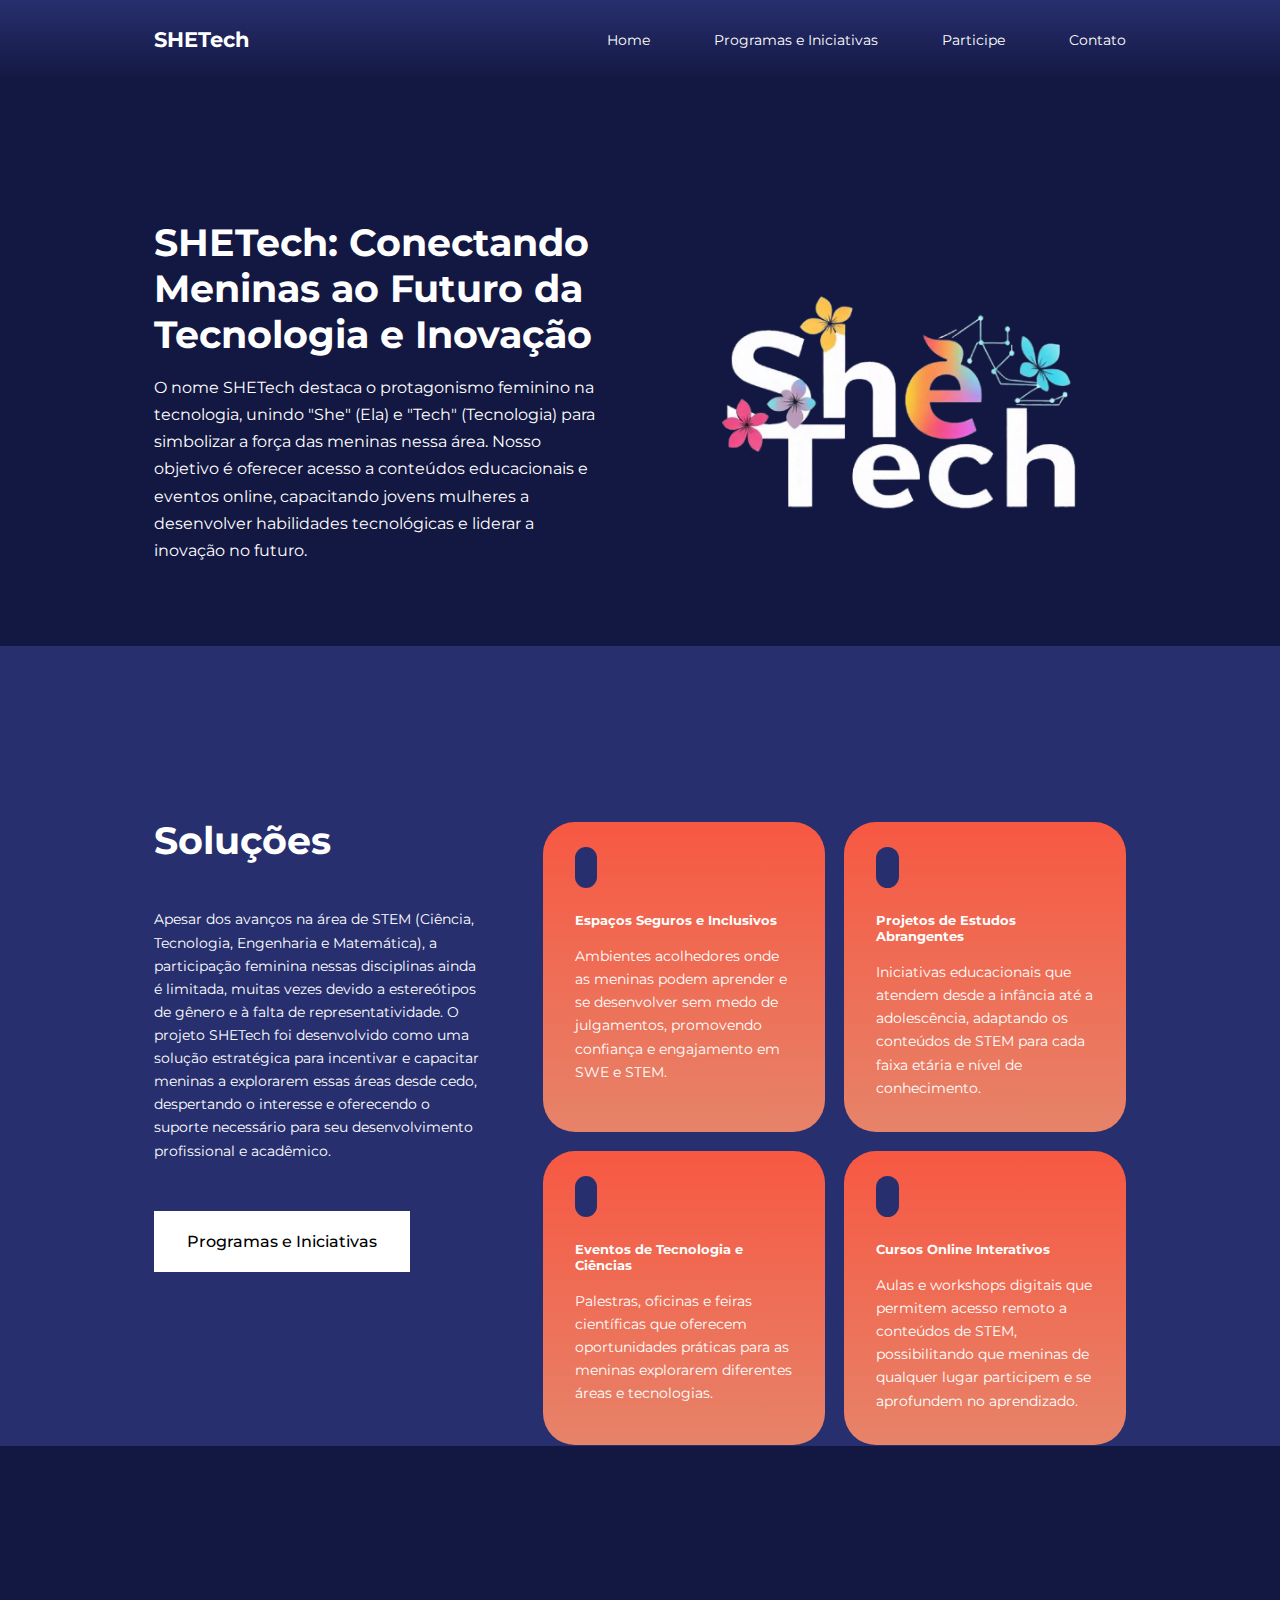
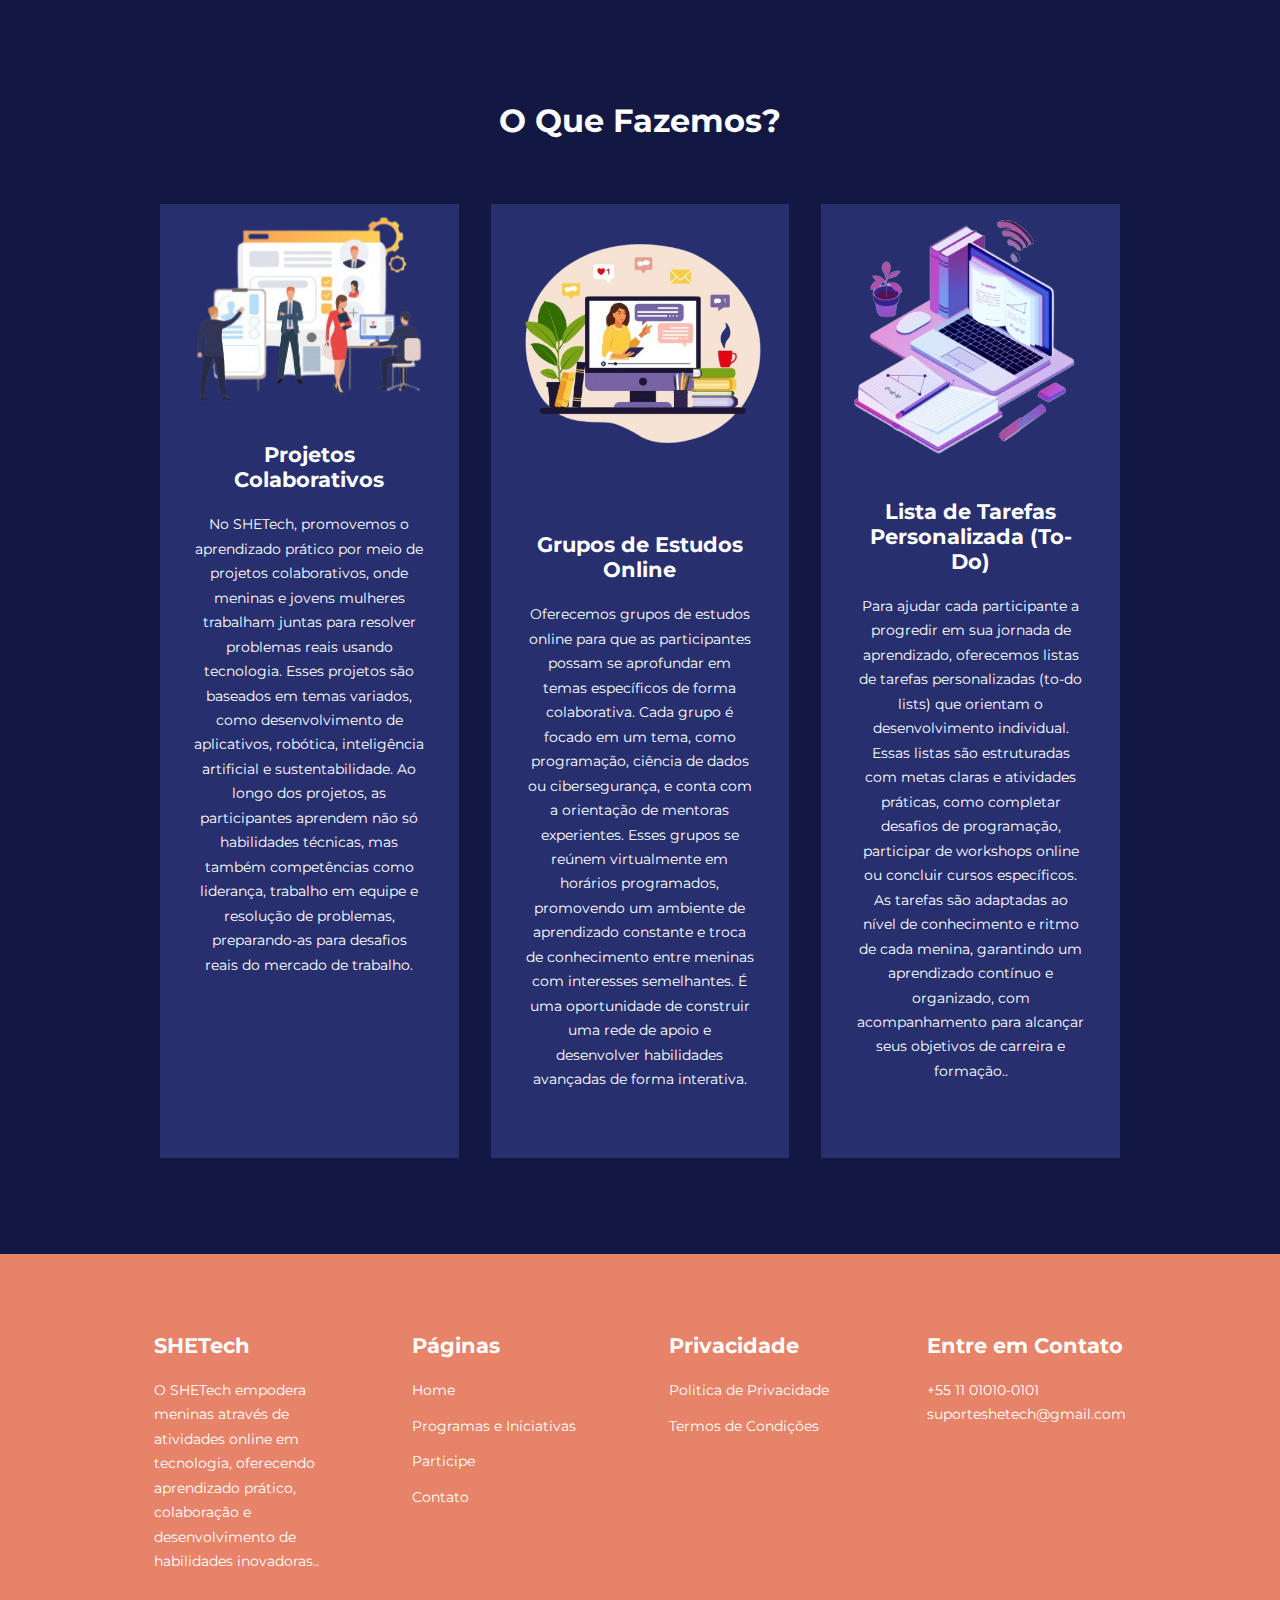
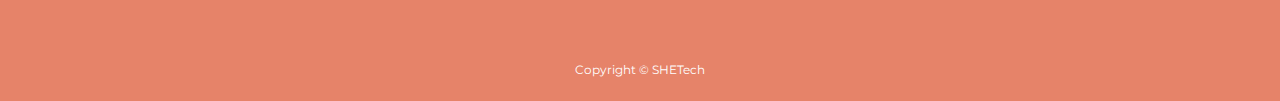
<file: index.html>
<!DOCTYPE html>
<html lang="pt-br">
<head>
    <meta charset="UTF-8">
    <meta name="viewport" content="width=device-width, initial-scale=1.0">
    <link rel="stylesheet" href="../src/css/style.css">
    <!-- ICONSCOUT CDN -->
    <link rel="stylesheet" href="https://unicons.iconscout.com/release/v4.0.8/css/line.css">
    <!-- GOOGLE FONT (MONSERRAT) -->
    <link rel="preconnect" href="https://fonts.googleapis.com">
    <link rel="preconnect" href="https://fonts.gstatic.com" crossorigin>
    <link href="https://fonts.googleapis.com/css2?family=Montserrat:ital,wght@0,100..900;1,100..900&display=swap" rel="stylesheet">

    <title>SheTech</title>
</head>
<body>
    <!-- START NAVBAR -->
    <nav>
        <div class="container nav-container">
            <a href="index.html"><h4>SHETech</h4></a>
            <ul class="nav-menu">
                <li><a href="index.html">Home</a></li>
                <li><a href="pi.html">Programas e Iniciativas</a></li>
                <li><a href="participe.html">Participe</a></li>
                <li><a href="contato.html">Contato</a></li>
            </ul>
            <button id="open-menu-btn"><i class="uil uil-bars"></i></button>
            <button id="close-menu-btn"><i class="uil uil-multiply"></i></button>
        </div>
    </nav>
    <!-- END NAVBAR -->

    <!-- START HEADER -->
    <header>
        <div class="container header-container">
            <div class="header-left">
                <h1>SHETech: Conectando Meninas ao Futuro da Tecnologia e Inovação</h1>
                <p>O nome SHETech destaca o protagonismo feminino na tecnologia, unindo "She" (Ela) e "Tech" (Tecnologia) para simbolizar a força das meninas nessa área. Nosso objetivo é oferecer acesso a conteúdos educacionais e eventos online, capacitando jovens mulheres a desenvolver habilidades tecnológicas e liderar a inovação no futuro.</p> 
            </div>

            <div class="header-right">
                <div class="header-right-img">
                    <img src="/src/images/shetech-logo.png">
                </div>
            </div>
        </div>
    </header>
    <!-- END HEADER -->

    <!-- START SOLUTIONS -->
    <section class="solutions">
        <div class="container solutions-container">
            <div class="solutions-left">
                <h1>Soluções</h1>
                <p>
                    Apesar dos avanços na área de STEM (Ciência, Tecnologia, Engenharia e Matemática), a participação feminina nessas disciplinas ainda é limitada, muitas vezes devido a estereótipos de gênero e à falta de representatividade. O projeto SHETech foi desenvolvido como uma solução estratégica para incentivar e capacitar meninas a explorarem essas áreas desde cedo, despertando o interesse e oferecendo o suporte necessário para seu desenvolvimento profissional e acadêmico.
                </p>
                <a href="pi.html" class="btn">Programas e Iniciativas</a>
            </div>

            <div class="solutions-right">
                <article class="solutions-bloco">
                    <span class="solutions-icons"><i class="uil uil-lock-access"></i></span>
                    <h5>Espaços Seguros e Inclusivos</h5>
                        <p>Ambientes acolhedores onde as meninas podem aprender e se desenvolver sem medo de julgamentos, promovendo confiança e engajamento em SWE e STEM.</p>
                </article>

                <article class="solutions-bloco">
                    <span class="solutions-icons"><i class="uil uil-backpack"></i></span>
                    <h5>Projetos de Estudos Abrangentes</h5>
                        <p>Iniciativas educacionais que atendem desde a infância até a adolescência, adaptando os conteúdos de STEM para cada faixa etária e nível de conhecimento.</p>
                </article>

                <article class="solutions-bloco">
                    <span class="solutions-icons"><i class="uil uil-monitor"></i></span>
                    <h5>Eventos de Tecnologia e Ciências</h5>
                        <p>Palestras, oficinas e feiras científicas que oferecem oportunidades práticas para as meninas explorarem diferentes áreas e tecnologias.</p>
                </article>

                <article class="solutions-bloco">
                    <span class="solutions-icons"><i class="uil uil-book-reader"></i></span>
                    <h5>Cursos Online Interativos</h5>
                        <p>Aulas e workshops digitais que permitem acesso remoto a conteúdos de STEM, possibilitando que meninas de qualquer lugar participem e se aprofundem no aprendizado.</p>
                </article>
            </div>
        </div>
    </section>
    <!-- END SOLUTIONS -->

    <!-- START WHAT DO WE DO -->
    <section class="what-do-we-do">
        <h2>O Que Fazemos?</h2>
        <div class="contaioner what-do-container">
            <article class="topicos">
                <div class="topico-img">
                    <img src="/src/images/proj-colaborativo.png" alt="">
                </div>

                <div class="topico-info">
                    <h4>Projetos Colaborativos</h4>
                    <p>No SHETech, promovemos o aprendizado prático por meio de projetos colaborativos, onde meninas e jovens mulheres trabalham juntas para resolver problemas reais usando tecnologia. Esses projetos são baseados em temas variados, como desenvolvimento de aplicativos, robótica, inteligência artificial e sustentabilidade. Ao longo dos projetos, as participantes aprendem não só habilidades técnicas, mas também competências como liderança, trabalho em equipe e resolução de problemas, preparando-as para desafios reais do mercado de trabalho.</p>
                </div>
            </article>

            <article class="topicos">
                <div class="topico-img">
                    <img src="/src/images/estudo-online.png" alt="">
                </div>

                <div class="topico-info">
                    <h4>Grupos de Estudos Online</h4>
                    <p>Oferecemos grupos de estudos online para que as participantes possam se aprofundar em temas específicos de forma colaborativa. Cada grupo é focado em um tema, como programação, ciência de dados ou cibersegurança, e conta com a orientação de mentoras experientes. Esses grupos se reúnem virtualmente em horários programados, promovendo um ambiente de aprendizado constante e troca de conhecimento entre meninas com interesses semelhantes. É uma oportunidade de construir uma rede de apoio e desenvolver habilidades avançadas de forma interativa.</p>
                </div>
            </article>

            <article class="topicos">
                <div class="topico-img">
                    <img src="/src/images/computer.png" alt="">
                </div>

                <div class="topico-info">
                    <h4>Lista de Tarefas Personalizada (To-Do)</h4>
                    <p>Para ajudar cada participante a progredir em sua jornada de aprendizado, oferecemos listas de tarefas personalizadas (to-do lists) que orientam o desenvolvimento individual. Essas listas são estruturadas com metas claras e atividades práticas, como completar desafios de programação, participar de workshops online ou concluir cursos específicos. As tarefas são adaptadas ao nível de conhecimento e ritmo de cada menina, garantindo um aprendizado contínuo e organizado, com acompanhamento para alcançar seus objetivos de carreira e formação..</p>
                </div>
            </article>
        </div>
    </section>
    <!-- END WHAT DO WE DO -->
     
    <!-- START FOOTER -->
    <footer>
        <div class="container footer-container">
            <div class="footer-1">
                <a href="index.html" class="footer-logo">
                    <H4>SHETech</H4>
                </a>
                <p>O SHETech empodera meninas através de atividades online em tecnologia, oferecendo aprendizado prático, colaboração e desenvolvimento de habilidades inovadoras..</p>
            </div>

            <div class="footer-2">
                <h4>Páginas</h4>
                <ul class="permalinks">
                    <li><a href="index.html">Home</a></li>
                    <li><a href="pi.html">Programas e Iniciativas</a></li>
                    <li><a href="participe.html">Participe</a></li>
                    <li><a href="contato.html">Contato</a></li>
                </ul>
            </div>

            <div class="footer-3">
                <h4>Privacidade</h4>
                <ul class="privacy">
                    <li><a href="#">Politica de Privacidade</a></li>
                    <li><a href="#">Termos de Condições</a></li>
                </ul>
            </div>

            <div class="footer-4">
                <h4>Entre em Contato</h4>
                <div>
                    <p>+55 11 01010-0101</p>
                    <p>suporteshetech@gmail.com</p>
                </div>

                <ul class="footer-socials">
                    <li>
                        <a href="#"><i class="uil uil-facebook-f"></i></a>
                    </li>
                    <li>
                        <a href="#"><i class="uil uil-instagram-alt"></i></a>
                    </li>
                    <li>
                        <a href="#"><i class="uil uil-twitter"></i></a>
                    </li>
                    <li>
                        <a href="#"><i class="uil uil-linkedin-alt"></i></a>
                    </li>
                </ul>
            </div>

        </div>
        <div class="footer-copyright">
            <small>Copyright &copy; SHETech</small>
        </div>
    </footer>
    <!-- END FOOTER -->

    <script src="/src/js/contato.js"></script>
</body>
</html>
</file>
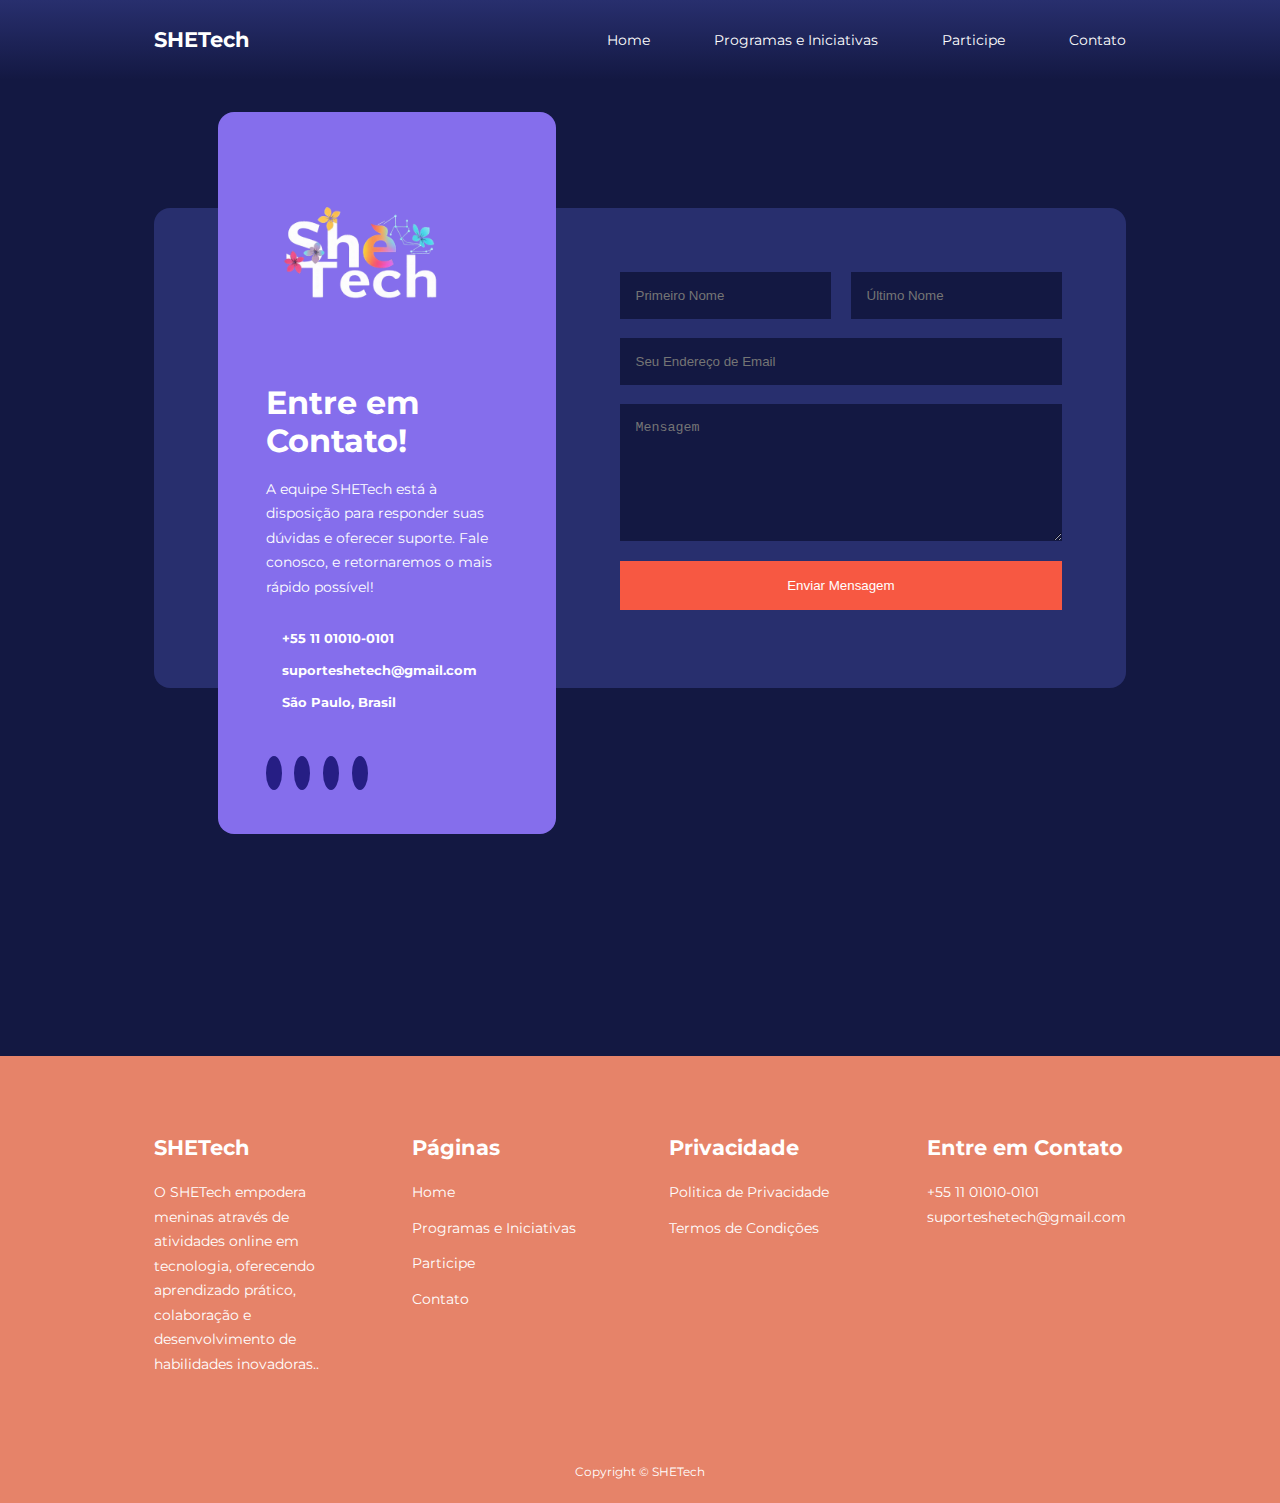
<file: contato.html>
<!DOCTYPE html>
<html lang="en">
<head>
    <meta charset="UTF-8">
    <meta name="viewport" content="width=device-width, initial-scale=1.0">
    <link rel="stylesheet" href="../src/css/contato.css">
    <!-- ICONSCOUT CDN -->
    <link rel="stylesheet" href="https://unicons.iconscout.com/release/v4.0.8/css/line.css">
    <!-- GOOGLE FONT (MONSERRAT) -->
    <link rel="preconnect" href="https://fonts.googleapis.com">
    <link rel="preconnect" href="https://fonts.gstatic.com" crossorigin>
    <link href="https://fonts.googleapis.com/css2?family=Montserrat:ital,wght@0,100..900;1,100..900&display=swap" rel="stylesheet">

    <title>SheTech</title>
</head>
<body>
    <!-- START NAVBAR -->
    <nav>
        <div class="container nav-container">
            <a href="index.html"><h4>SHETech</h4></a>
            <ul class="nav-menu">
                <li><a href="index.html">Home</a></li>
                <li><a href="pi.html">Programas e Iniciativas</a></li>
                <li><a href="participe.html">Participe</a></li>
                <li><a href="contato.html">Contato</a></li>
            </ul>
            <button id="open-menu-btn"><i class="uil uil-bars"></i></button>
            <button id="close-menu-btn"><i class="uil uil-multiply"></i></button>
        </div>
    </nav>

    <script src="/src/js/main.js"></script>
    <!-- END NAVBAR -->

    <!-- START CONTATO -->
    <section class="contact">
        <div class="container contact-container">
            <aside class="contact-aside">
                <div class="aside-image">
                    <!-- NECESSITA MUDAR A FOTO -->
                    <img src="src/images/shetech-logo.png" alt="">
                </div>
                <h2>Entre em Contato!</h2>
                <p>
                     A equipe SHETech está à disposição para responder suas dúvidas e oferecer suporte. Fale conosco, e retornaremos o mais rápido possível!
                </p>
                <ul class="contact-details">
                    <li>
                        <i class="uil uil-phone-times"></i>
                        <h5>+55 11 01010-0101</h5>
                    </li>
                    <li>
                        <i class="uil uil-envelope"></i>
                        <h5>suporteshetech@gmail.com</h5>
                    </li>
                    <li>
                        <i class="uil uil-location-point"></i>
                        <h5>São Paulo, Brasil</h5>
                    </li>
                </ul>
                <ul class="contact-socials">
                    <li><a href="https://facebook.com"><i class="uil uil-facebook-f"></i></a>
                    </li>
                    <li><a href="https://instagram.com"><i class="uil uil-instagram"></i></a>
                    </li>
                    <li><a href="https://twitter.com"><i class="uil uil-twitter"></i></a>
                    </li>
                    <li><a href="https://linkedin.com"><i class="uil uil-linkedin"></i></a>
                    </li>
                </ul>
            </aside>


            <form class="contact-form">
                <div class="form-name">
                    <input type="text" name="Primeiro Nome" placeholder="Primeiro Nome" required>
                    <input type="text" name="Último Nome" placeholder="Último Nome" required>
                </div>
                <input type="email" name="Email" placeholder="Seu Endereço de Email" required>
                <textarea name="Mensagem" rows="7" placeholder="Mensagem" required></textarea>
                <button type="submite" class="btn btn-primary">Enviar Mensagem</button>
            </form>
        </div>
    </section>
    <!-- END CONTATO -->

    <!-- START FOOTER -->
    <footer>
        <div class="container footer-container">
            <div class="footer-1">
                <a href="index.html" class="footer-logo">
                    <H4>SHETech</H4>
                </a>
                <p>O SHETech empodera meninas através de atividades online em tecnologia, oferecendo aprendizado prático, colaboração e desenvolvimento de habilidades inovadoras..</p>
            </div>

            <div class="footer-2">
                <h4>Páginas</h4>
                <ul class="permalinks">
                    <li><a href="index.html">Home</a></li>
                    <li><a href="pi.html">Programas e Iniciativas</a></li>
                    <li><a href="participe.html">Participe</a></li>
                    <li><a href="contato.html">Contato</a></li>
                </ul>
            </div>

            <div class="footer-3">
                <h4>Privacidade</h4>
                <ul class="privacy">
                    <li><a href="#">Politica de Privacidade</a></li>
                    <li><a href="#">Termos de Condições</a></li>
                </ul>
            </div>

            <div class="footer-4">
                <h4>Entre em Contato</h4>
                <div>
                    <p>+55 11 01010-0101</p>
                    <p>suporteshetech@gmail.com</p>
                </div>

                <ul class="footer-socials">
                    <li>
                        <a href="#"><i class="uil uil-facebook-f"></i></a>
                    </li>
                    <li>
                        <a href="#"><i class="uil uil-instagram-alt"></i></a>
                    </li>
                    <li>
                        <a href="#"><i class="uil uil-twitter"></i></a>
                    </li>
                    <li>
                        <a href="#"><i class="uil uil-linkedin-alt"></i></a>
                    </li>
                </ul>
            </div>

        </div>
        <div class="footer-copyright">
            <small>Copyright &copy; SHETech</small>
        </div>
    </footer>
    <!-- END FOOTER -->
</body>
</html>
</file>
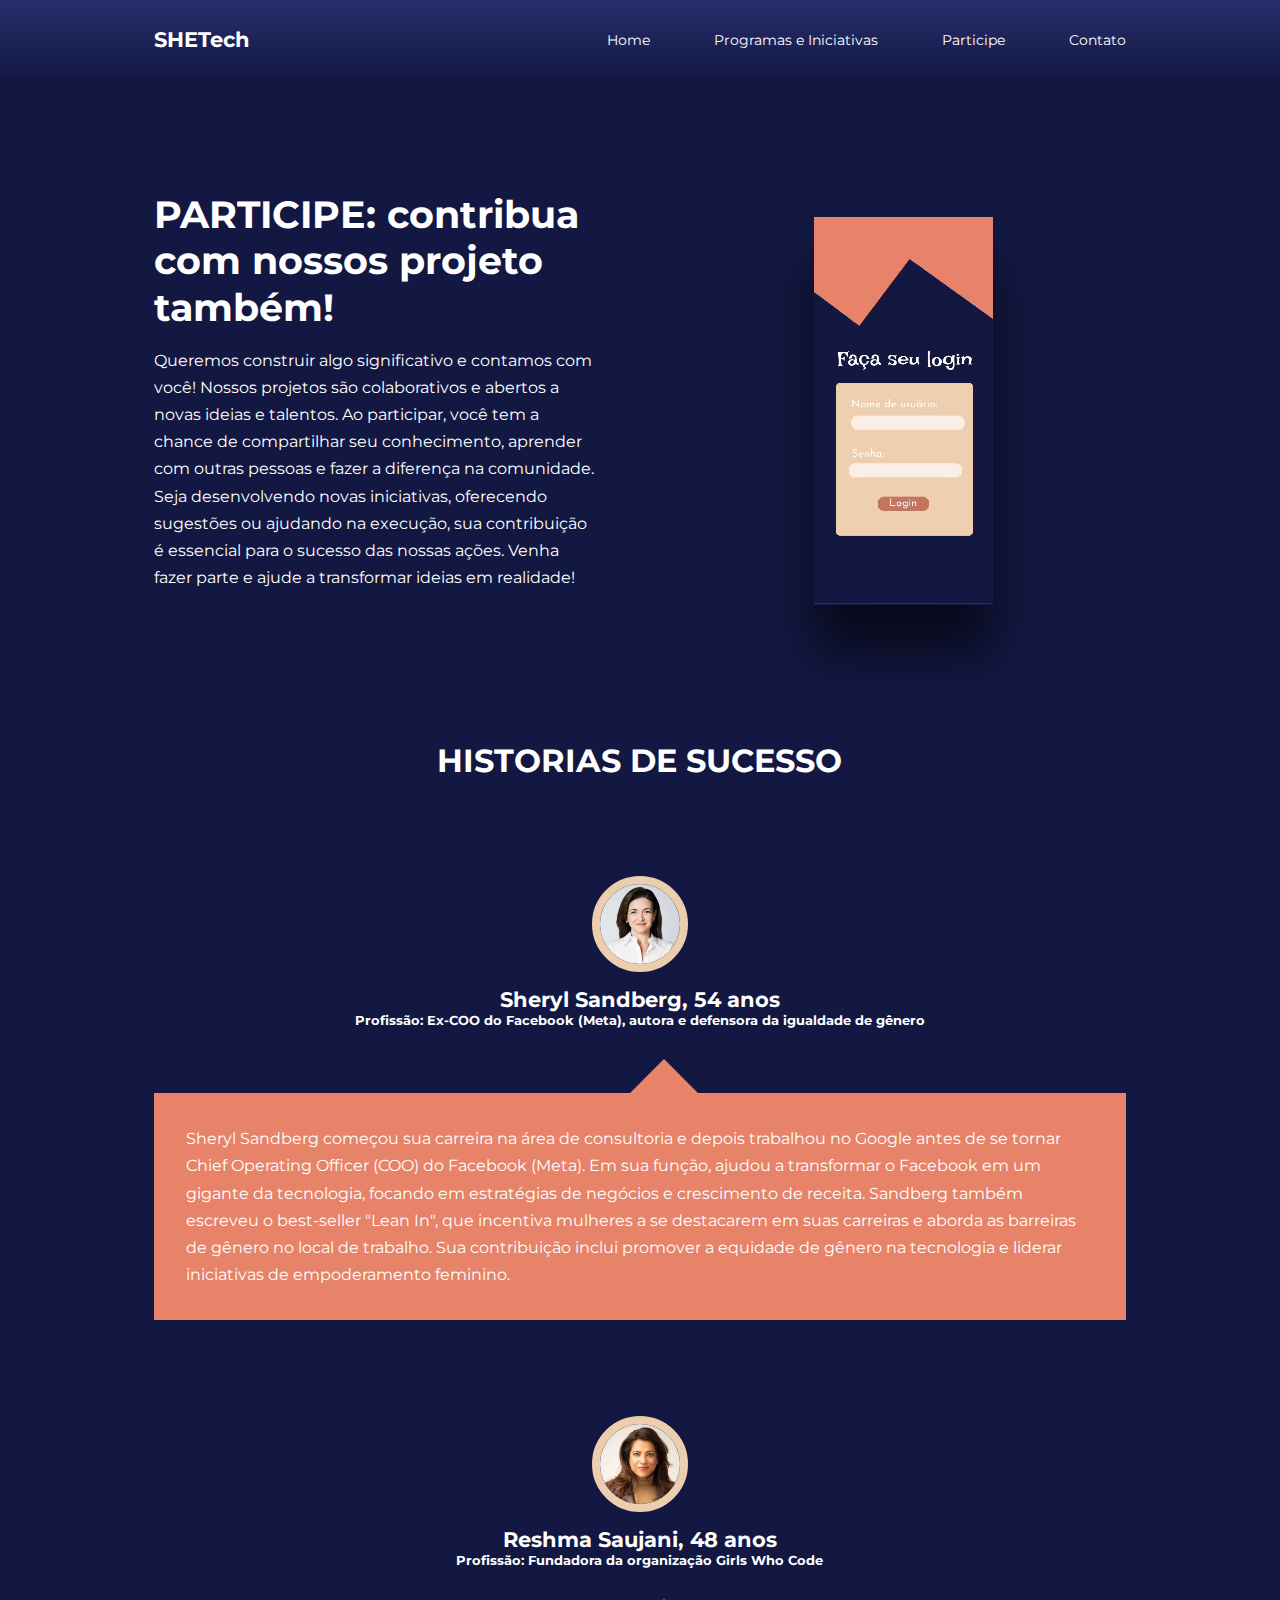
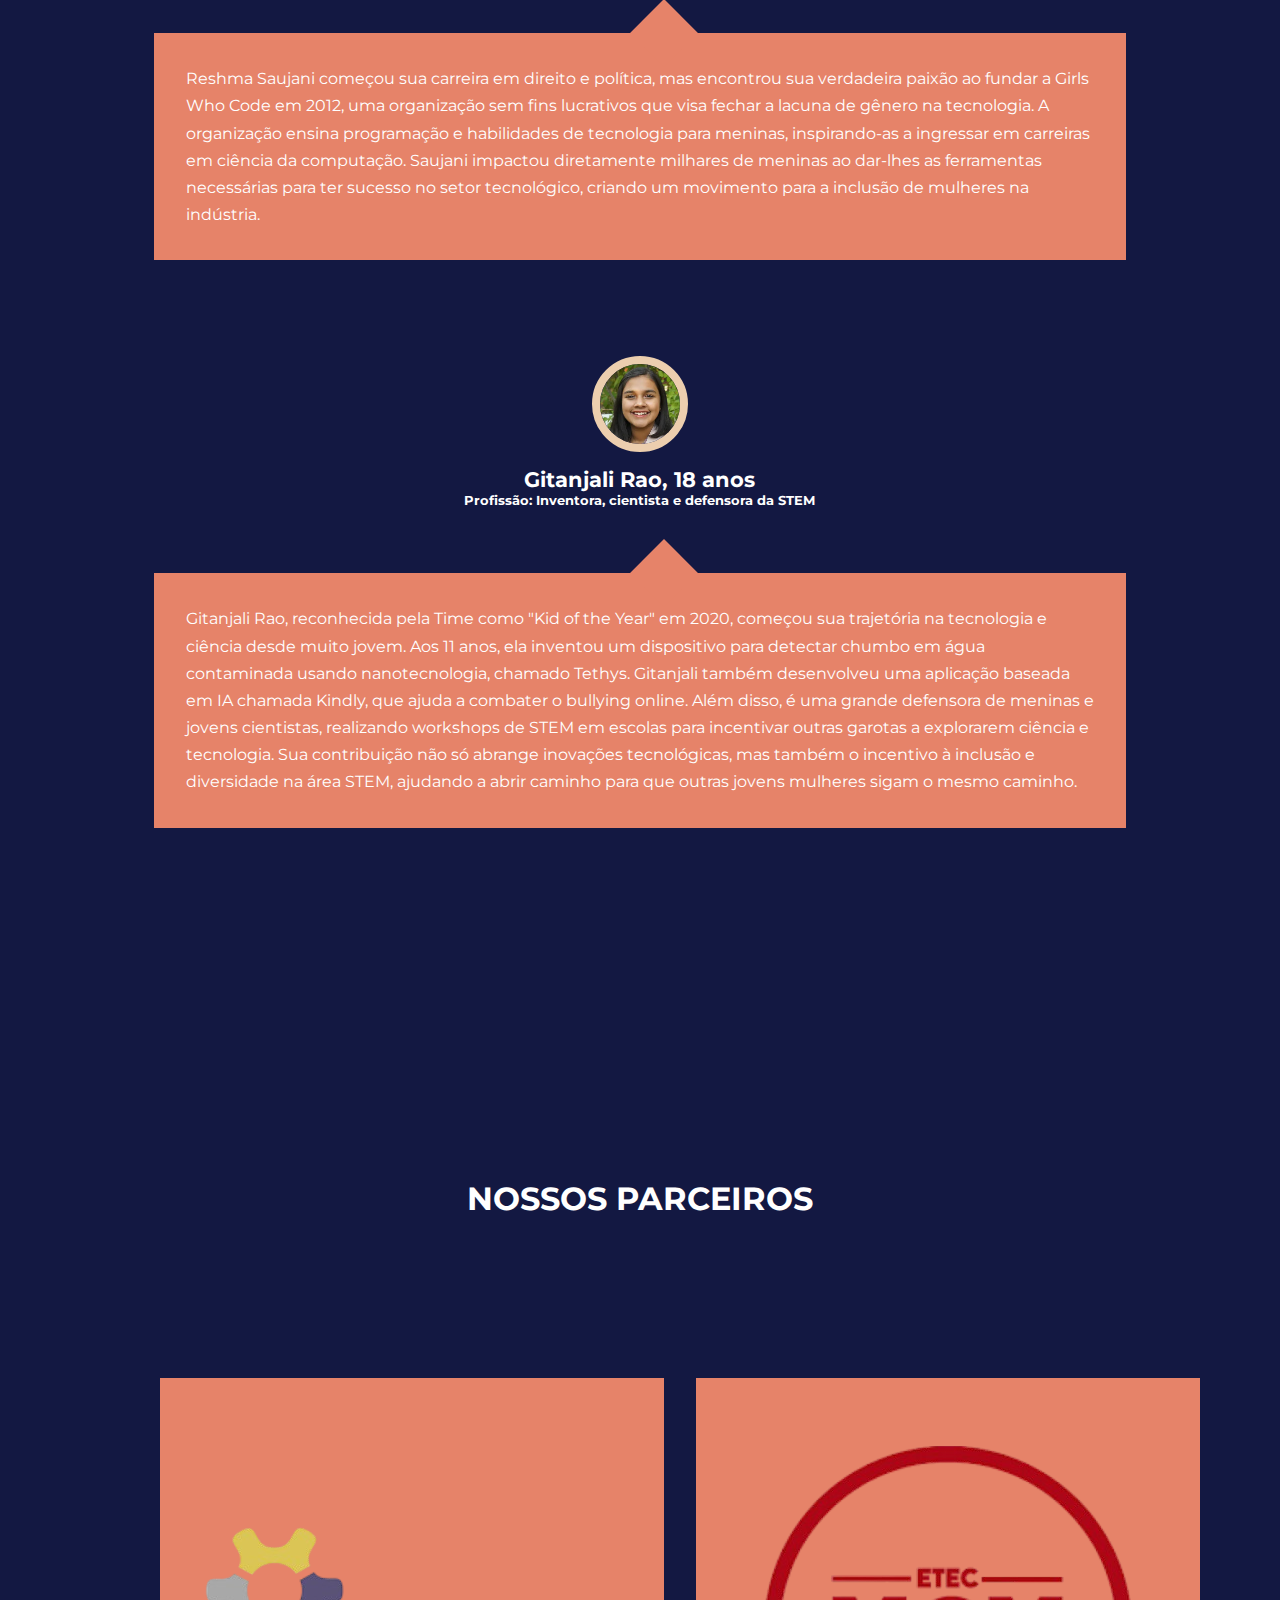
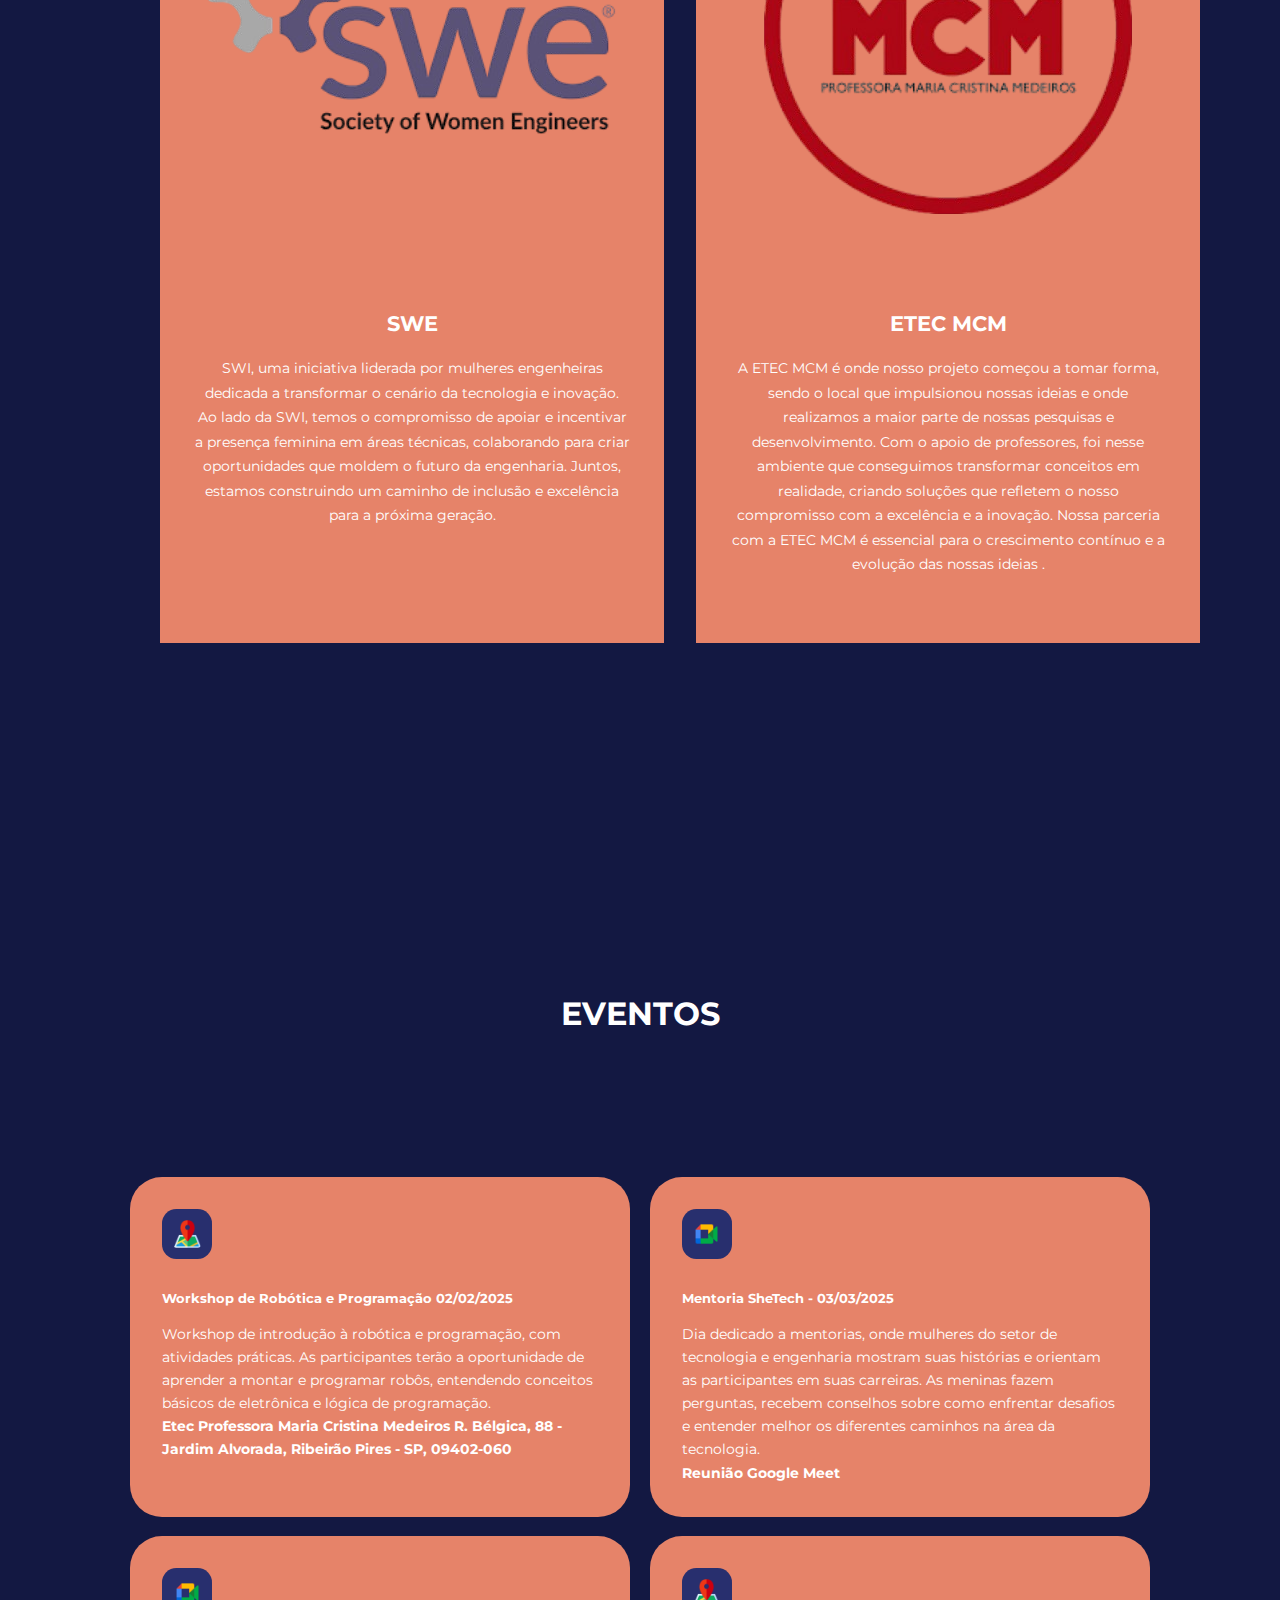
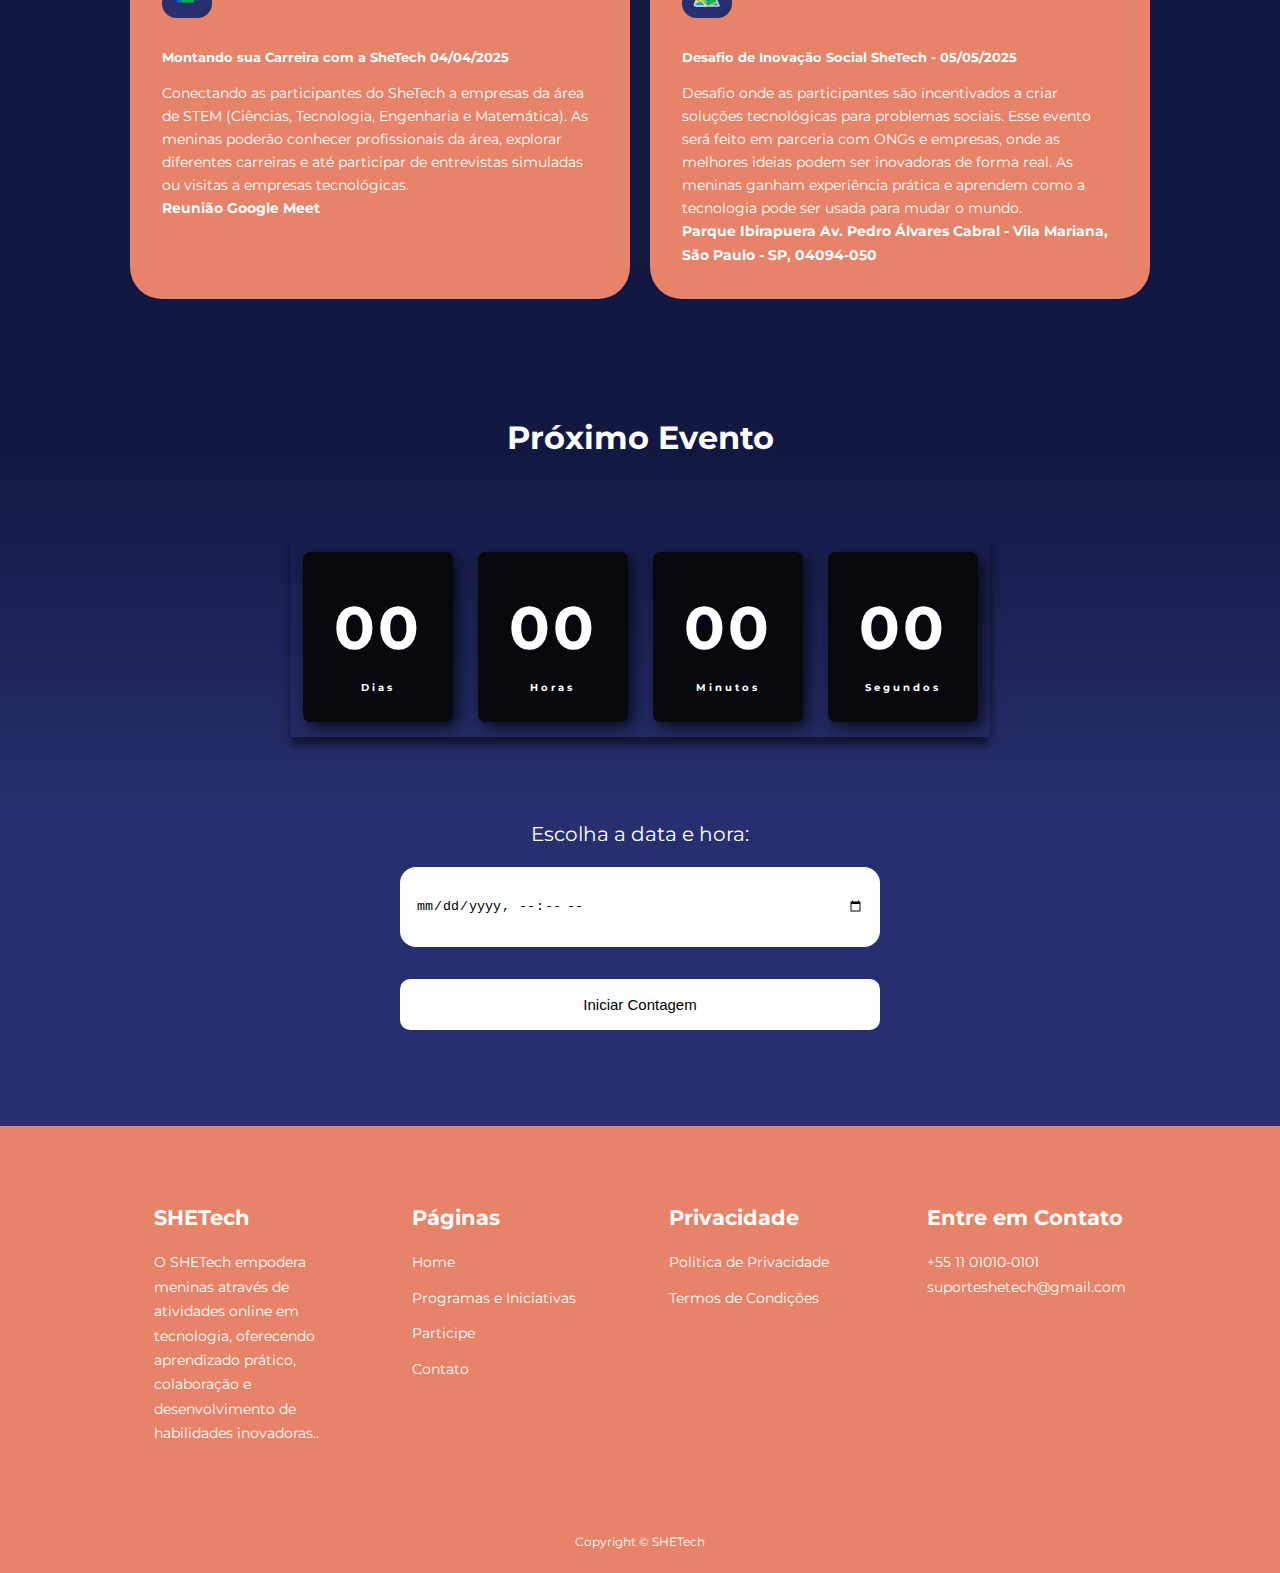
<file: participe.html>
<!DOCTYPE html>
<html lang="pt-br">
<head>
    <meta charset="UTF-8">
    <meta name="viewport" content="width=device-width, initial-scale=1.0">
    <link rel="stylesheet" href="../src/css/participe.css">
    <!-- ICONSCOUT CDN -->
    <link rel="stylesheet" href="https://unicons.iconscout.com/release/v4.0.8/css/line.css">
    <!-- GOOGLE FONT (MONSERRAT) -->
    <link rel="preconnect" href="https://fonts.googleapis.com">
    <link rel="preconnect" href="https://fonts.gstatic.com" crossorigin>
    <link href="https://fonts.googleapis.com/css2?family=Montserrat:ital,wght@0,100..900;1,100..900&display=swap" rel="stylesheet">

    <title>SheTech</title>
</head>
<body>
    <!-- START NAVBAR -->
    <nav>
        <div class="container nav-container">
            <a href="index.html"><h4>SHETech</h4></a>
            <ul class="nav-menu">
                <li><a href="index.html">Home</a></li>
                <li><a href="pi.html">Programas e Iniciativas</a></li>
                <li><a href="participe.html">Participe</a></li>
                <li><a href="contato.html">Contato</a></li>
            </ul>
            <button id="open-menu-btn"><i class="uil uil-bars"></i></button>
            <button id="close-menu-btn"><i class="uil uil-multiply"></i></button>
        </div>
    </nav>

    <script src="/src/js/main.js"></script>
    <!-- END NAVBAR -->

    <!-- START HEADER -->
    <header>
        <div class="container header-container">
            <div class="header-left">
                <h1>PARTICIPE: contribua com nossos projeto também!</h1>
                <p> Queremos construir algo significativo e contamos com você! Nossos projetos são colaborativos e abertos a novas ideias e talentos. Ao participar, você tem a chance de compartilhar seu conhecimento, aprender com outras pessoas e fazer a diferença na comunidade. Seja desenvolvendo novas iniciativas, oferecendo sugestões ou ajudando na execução, sua contribuição é essencial para o sucesso das nossas ações. Venha fazer parte e ajude a transformar ideias em realidade!</p>
                
            </div>

            <div class="header-right">
                <div class="header-right-video">
                    <video class="vertical-video" autoplay muted loop>
                        <source src="/src/images/shetec-app.mp4" type="video/mp4">
                    </video>
                </div>
            </div>
        </div>
    </header>
    <!-- END HEADER -->

    <!-- START HISTORIAS DE SUCESSO -->
    <section class="container testimonials_container ">
        <h2>HISTORIAS DE SUCESSO</h2>
        <div>
            <article class="testimonial ">
                <div class="avatar">
                    <img src="src/images/Sheryl-Sandberg.webp" alt="">
                </div>
                <div class="testimonial_info">
                    <h4>Sheryl Sandberg, 54 anos</h4>
                    <h5>Profissão: Ex-COO do Facebook (Meta), autora e defensora da igualdade de gênero</h5>
                </div>
                <div class="testimonial_body">
                    <p>Sheryl Sandberg começou sua carreira na área de consultoria e depois trabalhou no Google antes de se tornar Chief Operating Officer (COO) do Facebook (Meta). Em sua função, ajudou a transformar o Facebook em um gigante da tecnologia, focando em estratégias de negócios e crescimento de receita. Sandberg também escreveu o best-seller "Lean In", que incentiva mulheres a se destacarem em suas carreiras e aborda as barreiras de gênero no local de trabalho. Sua contribuição inclui promover a equidade de gênero na tecnologia e liderar iniciativas de empoderamento feminino.</p>
                </div>
            </article>
        </div >
        <div >
            <article class="testimonial ">
                <div class="avatar">
                    <img src="src/images/Reshma-Saujani.webp" alt="">
                </div>
                <div class="testimonial_info">
                    <h4>Reshma Saujani, 48 anos</h4>
                    <h5>Profissão: Fundadora da organização Girls Who Code</h5>
                </div>
                <div class="testimonial_body">
                    <p>Reshma Saujani começou sua carreira em direito e política, mas encontrou sua verdadeira paixão ao fundar a Girls Who Code em 2012, uma organização sem fins lucrativos que visa fechar a lacuna de gênero na tecnologia. A organização ensina programação e habilidades de tecnologia para meninas, inspirando-as a ingressar em carreiras em ciência da computação. Saujani impactou diretamente milhares de meninas ao dar-lhes as ferramentas necessárias para ter sucesso no setor tecnológico, criando um movimento para a inclusão de mulheres na indústria.</p>
                </div>
            </article>
        </div>
        <div>
            <article class="testimonial ">
                <div class="avatar">
                    <img src="src/images/Gitanjali-Rao.webp" alt="">
                </div>
                <div class="testimonial_info">
                    <h4>Gitanjali Rao, 18 anos</h4>
                    <h5>Profissão: Inventora, cientista e defensora da STEM</h5>
                </div>
                <div class="testimonial_body">
                    <p>Gitanjali Rao, reconhecida pela Time como "Kid of the Year" em 2020, começou sua trajetória na tecnologia e ciência desde muito jovem. Aos 11 anos, ela inventou um dispositivo para detectar chumbo em água contaminada usando nanotecnologia, chamado Tethys. Gitanjali também desenvolveu uma aplicação baseada em IA chamada Kindly, que ajuda a combater o bullying online. Além disso, é uma grande defensora de meninas e jovens cientistas, realizando workshops de STEM em escolas para incentivar outras garotas a explorarem ciência e tecnologia. Sua contribuição não só abrange inovações tecnológicas, mas também o incentivo à inclusão e diversidade na área STEM, ajudando a abrir caminho para que outras jovens mulheres sigam o mesmo caminho.</p>
                </div>
            </article>
        </div>
        

    </section>
    <!-- END HISTORIAS DE SUCESSO -->

    <!-- PARCEIROS -->
    <section class="parceiros">
        <h2>NOSSOS PARCEIROS</h2>
        <div class="container parceiros-container">
            <article class="topicos">
                <div class="topico-img">
                    <img src="/src/images/swe.png" alt="" class="">
                </div>

                <div class="topico-info">
                    <h4>SWE</h4>
                    <p>SWI, uma iniciativa liderada por mulheres engenheiras dedicada a transformar o cenário da tecnologia e inovação. Ao lado da SWI, temos o compromisso de apoiar e incentivar a presença feminina em áreas técnicas, colaborando para criar oportunidades que moldem o futuro da engenharia. Juntos, estamos construindo um caminho de inclusão e excelência para a próxima geração.</p>
                </div>
            </article>

            <article class="topicos">
                <div class="topico-img">
                    <img src="/src/images/etec-mcm.png" alt="">
                </div>

                <div class="topico-info">
                    <h4>ETEC MCM</h4>
                    <p>A ETEC MCM é onde nosso projeto começou a tomar forma, sendo o local que impulsionou nossas ideias e onde realizamos a maior parte de nossas pesquisas e desenvolvimento. Com o apoio de professores, foi nesse ambiente que conseguimos transformar conceitos em realidade, criando soluções que refletem o nosso compromisso com a excelência e a inovação. Nossa parceria com a ETEC MCM é essencial para o crescimento contínuo e a evolução das nossas ideias .</p>
                </div>
            </article>

    </section>
    <!-- END PARCEIROS -->

    <!-- START EVENTOS -->
    <section class="eventos">
        <h2>EVENTOS</h2>
        <div class="container eventos-container">
            <div class="evento">

                <article class="eventos-bloco">
                    <img src="src/images/mapa.png" alt="" class="eventos-icons">
                    <h5>Workshop de Robótica e Programação 02/02/2025</h5>
                        <p>Workshop de introdução à robótica e programação, com atividades práticas. As participantes terão a oportunidade de aprender a montar e programar robôs, entendendo conceitos básicos de eletrônica e lógica de programação.</p>
                        <p class="negrito">Etec Professora Maria Cristina Medeiros
                            R. Bélgica, 88 - Jardim Alvorada, Ribeirão Pires - SP, 09402-060</p>
                </article>

                <article class="eventos-bloco">
                    <img src="src/images/meet.png" alt="" class="eventos-icons">
                    <h5>Mentoria SheTech - 03/03/2025</h5>
                        <p>Dia dedicado a mentorias, onde mulheres do setor de tecnologia e engenharia mostram suas histórias e orientam as participantes em suas carreiras. As meninas fazem perguntas, recebem conselhos sobre como enfrentar desafios e entender melhor os diferentes caminhos na área da tecnologia.</p>
                        <p class="negrito"> Reunião Google Meet</p>
                </article>

                <article class="eventos-bloco">
                    <img src="src/images/meet.png" alt="" class="eventos-icons">
                    <h5>Montando sua Carreira com a SheTech 04/04/2025</h5>
                        <p>Conectando as participantes do SheTech a empresas da área de STEM (Ciências, Tecnologia, Engenharia e Matemática). As meninas poderão conhecer profissionais da área, explorar diferentes carreiras e até participar de entrevistas simuladas ou visitas a empresas tecnológicas.</p>
                        <p class="negrito"> Reunião Google Meet</p>
                </article>

                <article class="eventos-bloco">
                    <img src="src/images/mapa.png" alt="" class="eventos-icons">
                    <h5>Desafio de Inovação Social SheTech - 05/05/2025</h5>
                        <p>Desafio onde as participantes são incentivados a criar soluções tecnológicas para problemas sociais. Esse evento será feito em parceria com ONGs e empresas, onde as melhores ideias podem ser inovadoras de forma real. As meninas ganham experiência prática e aprendem como a tecnologia pode ser usada para mudar o mundo.</p>
                        <p class="negrito">Parque Ibirapuera
                            Av. Pedro Álvares Cabral - Vila Mariana, São Paulo - SP, 04094-050</p>
                </article>
            </div>
        </div>
    </section>
    <!-- END eventos -->

    <!-- START CLOCK -->
    <h2 class="event">Próximo Evento</h2>
    <section class="clock">
        
        <div class="relogio">
            <div>
                <span id="dias">00</span>
                <span class="tempo">Dias</span>
            </div>
            <div>
                <span id="horas">00</span>
                <span class="tempo">Horas</span>
            </div>
            <div>
                <span id="minutos">00</span>
                <span class="tempo">Minutos</span>
            </div>
            <div>
                <span id="segundos">00</span>
                <span class="tempo">Segundos</span>
            </div>
        </div>
    </section>

    <!-- Campo para escolher a data e a hora -->
    <div class="escolha-data">
        <label for="datetime">Escolha a data e hora:</label>
        <input type="datetime-local" id="datetime">
        <button id="startButton" class="btn">Iniciar Contagem</button>
    </div>

    <script src="/src/js/relogio.js"></script>
    <!-- END CLOCK -->

    <!-- START FOOTER -->
    <footer>
        <div class="container footer-container">
            <div class="footer-1">
                <a href="index.html" class="footer-logo">
                    <H4>SHETech</H4>
                </a>
                <p>O SHETech empodera meninas através de atividades online em tecnologia, oferecendo aprendizado prático, colaboração e desenvolvimento de habilidades inovadoras..</p>
            </div>

            <div class="footer-2">
                <h4>Páginas</h4>
                <ul class="permalinks">
                    <li><a href="index.html">Home</a></li>
                    <li><a href="pi.html">Programas e Iniciativas</a></li>
                    <li><a href="participe.html">Participe</a></li>
                    <li><a href="contato.html">Contato</a></li>
                </ul>
            </div>

            <div class="footer-3">
                <h4>Privacidade</h4>
                <ul class="privacy">
                    <li><a href="#">Politica de Privacidade</a></li>
                    <li><a href="#">Termos de Condições</a></li>
                </ul>
            </div>

            <div class="footer-4">
                <h4>Entre em Contato</h4>
                <div>
                    <p>+55 11 01010-0101</p>
                    <p>suporteshetech@gmail.com</p>
                </div>

                <ul class="footer-socials">
                    <li>
                        <a href="#"><i class="uil uil-facebook-f"></i></a>
                    </li>
                    <li>
                        <a href="#"><i class="uil uil-instagram-alt"></i></a>
                    </li>
                    <li>
                        <a href="#"><i class="uil uil-twitter"></i></a>
                    </li>
                    <li>
                        <a href="#"><i class="uil uil-linkedin-alt"></i></a>
                    </li>
                </ul>
            </div>

        </div>
        <div class="footer-copyright">
            <small>Copyright &copy; SHETech</small>
        </div>
    </footer>
    <!-- END FOOTER -->
    
</body>
</html>
</file>
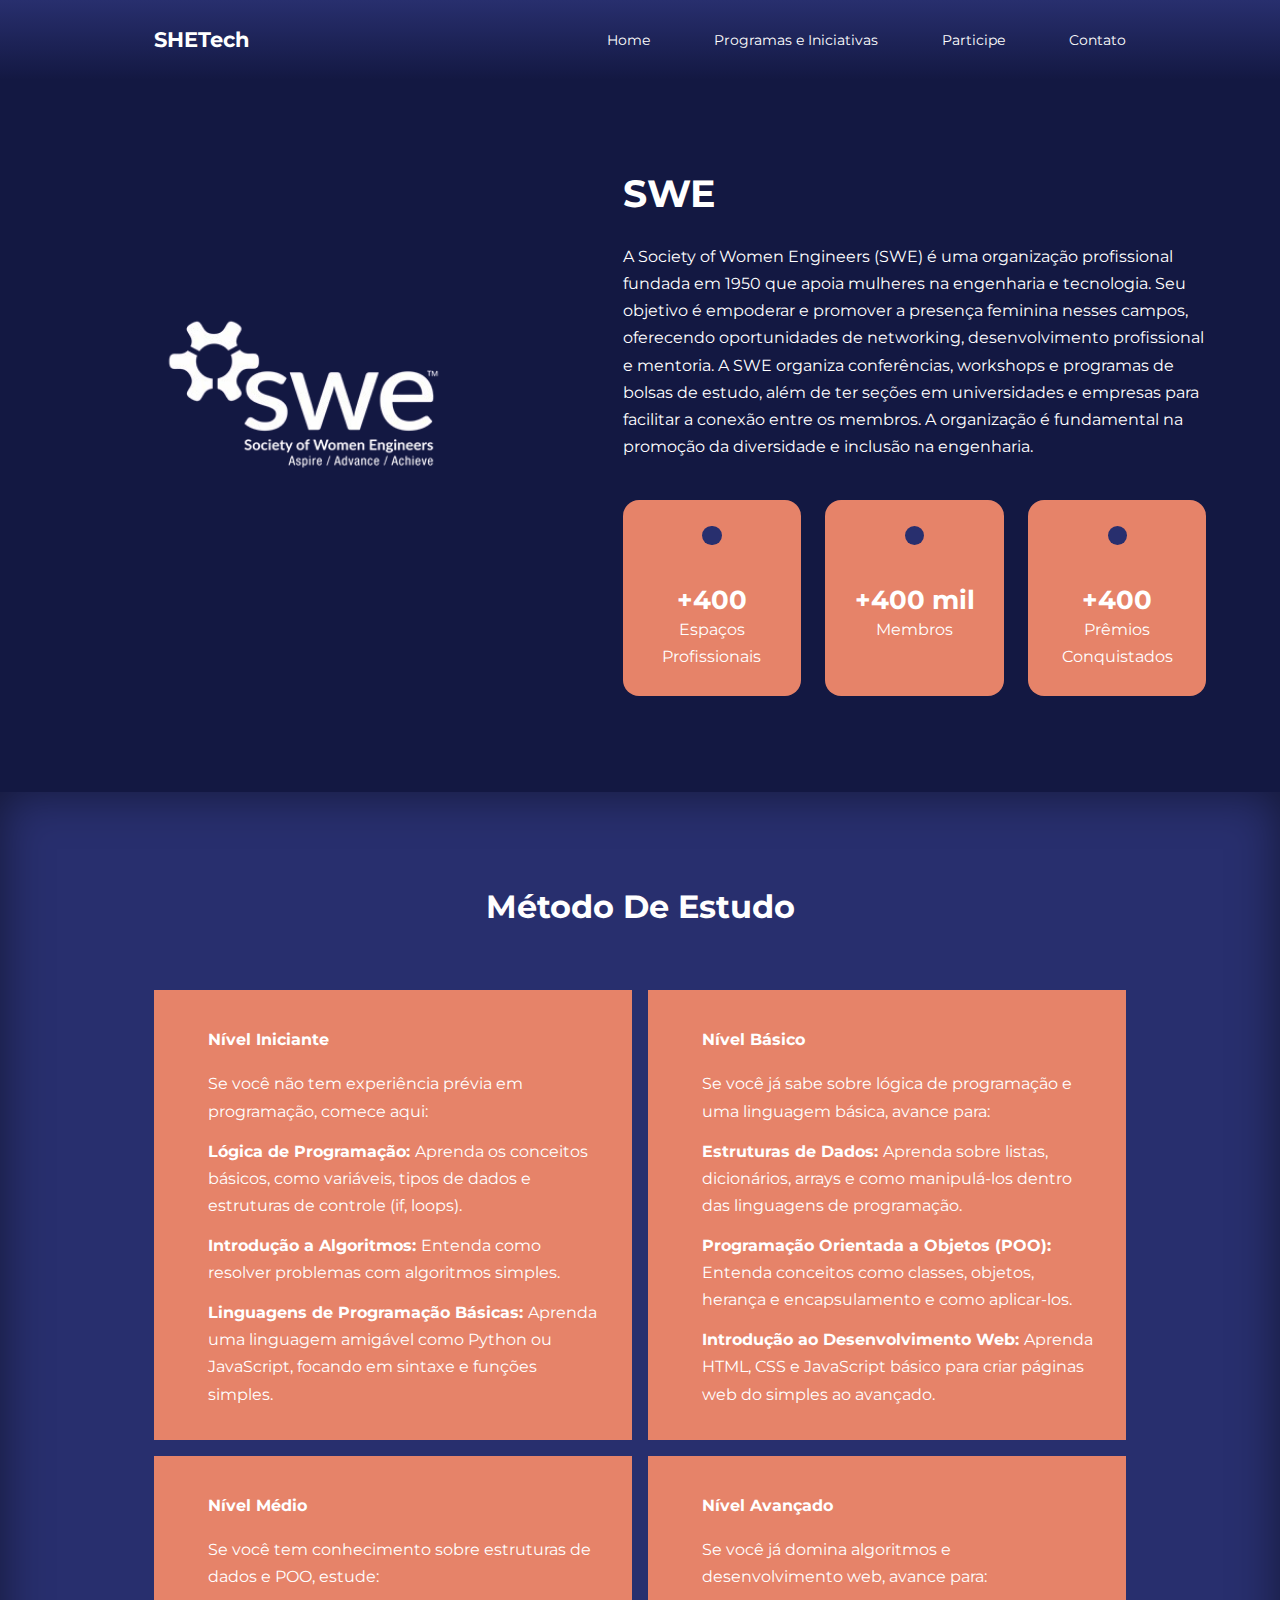
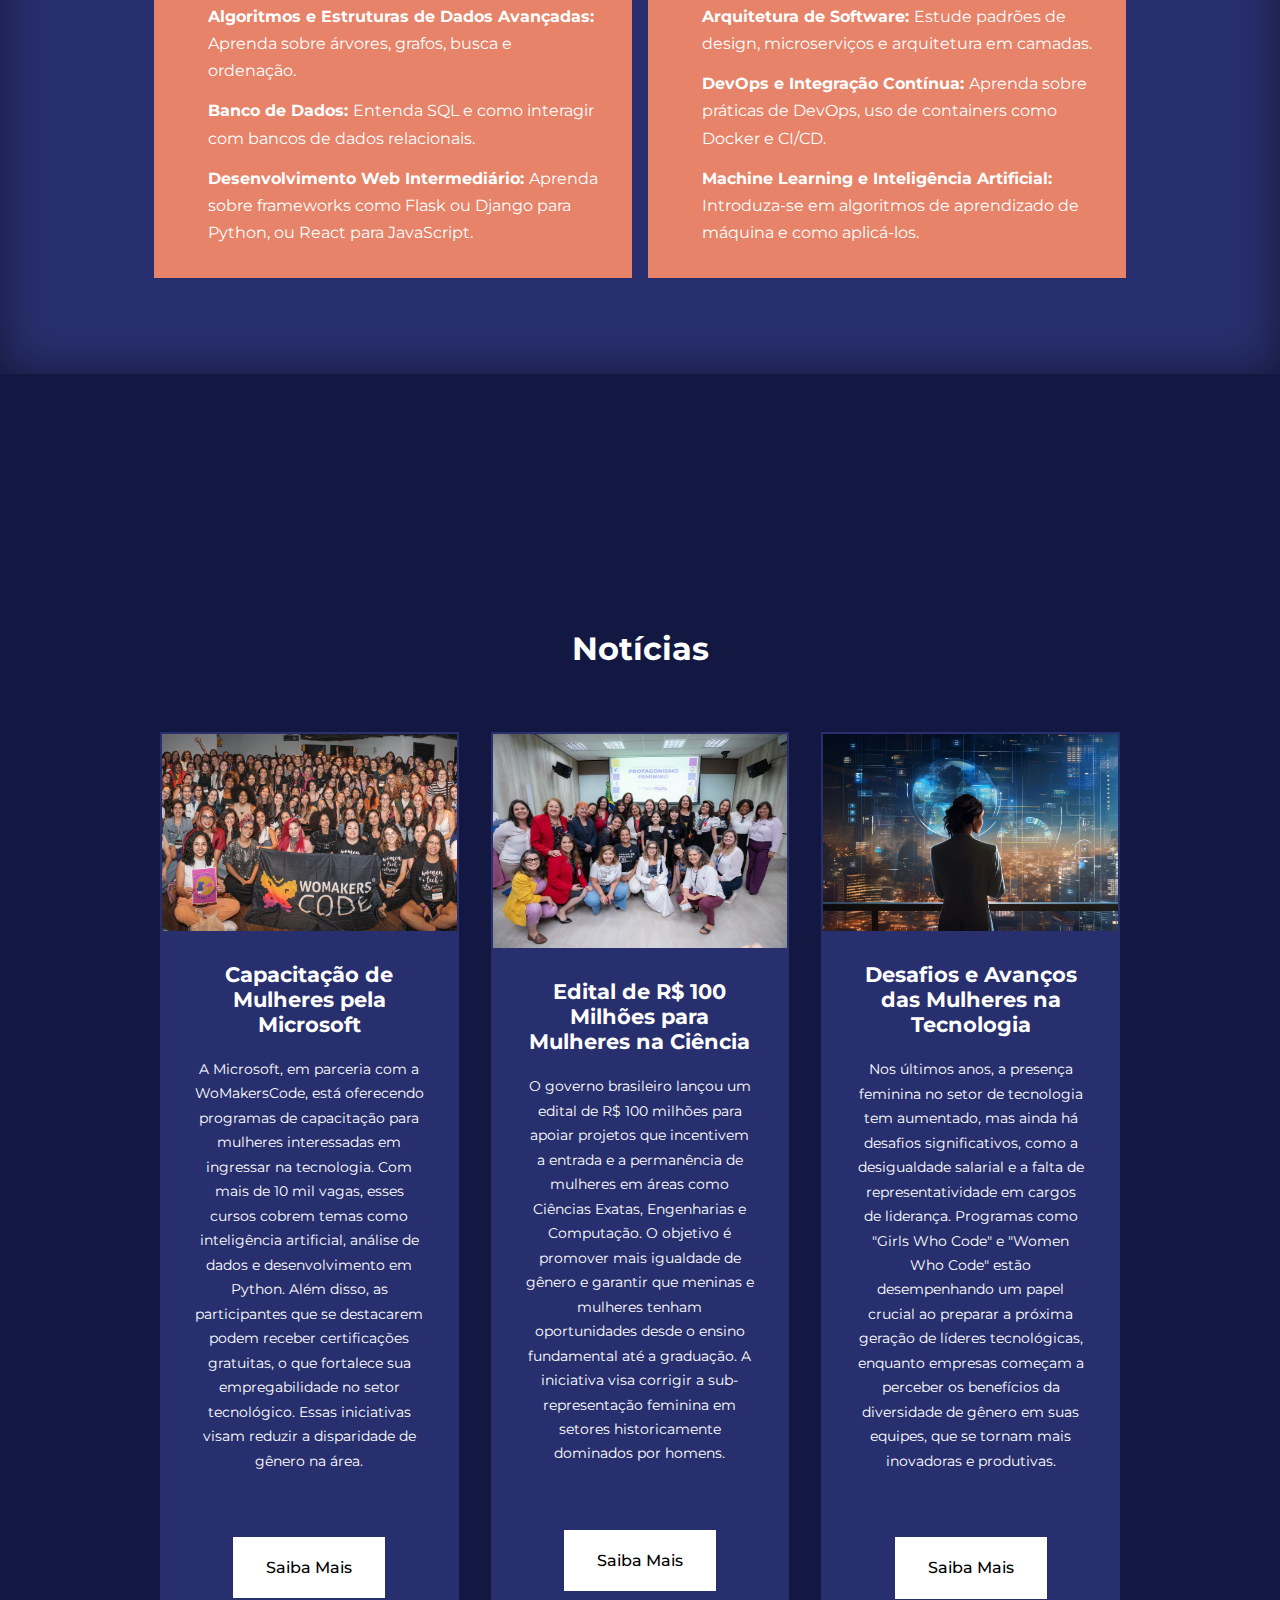
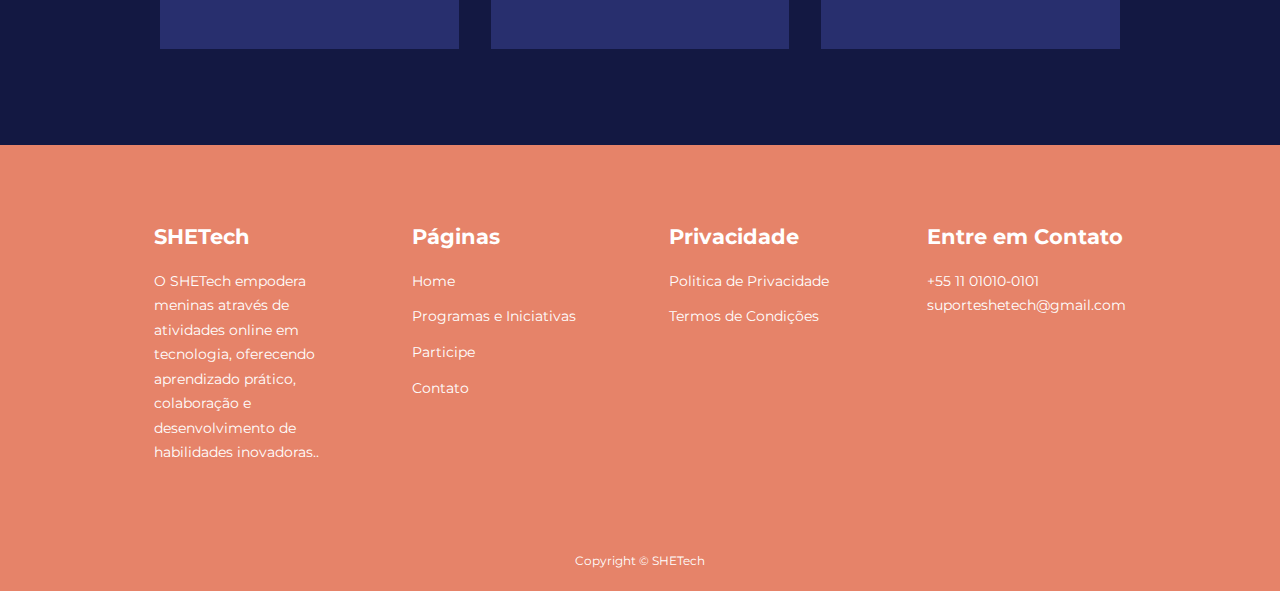
<file: pi.html>
<!DOCTYPE html>
<html lang="pt-br">
<head>
    <meta charset="UTF-8">
    <meta name="viewport" content="width=device-width, initial-scale=1.0">
    <link rel="stylesheet" href="../src/css/pi.css">
    <!-- ICONSCOUT CDN -->
    <link rel="stylesheet" href="https://unicons.iconscout.com/release/v4.0.8/css/line.css">
    <!-- GOOGLE FONT (MONSERRAT) -->
    <link rel="preconnect" href="https://fonts.googleapis.com">
    <link rel="preconnect" href="https://fonts.gstatic.com" crossorigin>
    <link href="https://fonts.googleapis.com/css2?family=Montserrat:ital,wght@0,100..900;1,100..900&display=swap" rel="stylesheet">

    <title>SheTech</title>d
</head>
<body>
    <!-- START NAVBAR -->
    <nav>
        <div class="container nav-container">
            <a href="index.html"><h4>SHETech</h4></a>
            <ul class="nav-menu">
                <li><a href="index.html">Home</a></li>
                <li><a href="pi.html">Programas e Iniciativas</a></li>
                <li><a href="participe.html">Participe</a></li>
                <li><a href="contato.html">Contato</a></li>
            </ul>
            <button id="open-menu-btn"><i class="uil uil-bars"></i></button>
            <button id="close-menu-btn"><i class="uil uil-multiply"></i></button>
        </div>
    </nav>
    <script src="/src/js/main.js"></script>
    <!-- END NAVBAR -->

    <!-- START PARCEIRO -->
     <section class="parceiro">
        <div class="container parceiro-container">
            <div class="parceiro-left">
                <img src="/src/images/swe-branco.png" alt="">
            </div>

            <div class="parceiro-right">
                <h1>SWE</h1>
                <p>
                    A Society of Women Engineers (SWE) é uma organização profissional fundada em 1950 que apoia mulheres na engenharia e tecnologia. Seu objetivo é empoderar e promover a presença feminina nesses campos, oferecendo oportunidades de networking, desenvolvimento profissional e mentoria. A SWE organiza conferências, workshops e programas de bolsas de estudo, além de ter seções em universidades e empresas para facilitar a conexão entre os membros. A organização é fundamental na promoção da diversidade e inclusão na engenharia.
                </p>

                <div class="parceiro-cards">
                    <article class="parceiro-card">
                        <span class="parceiro-icon">
                            <i class="uil uil-building"></i>
                        </span>
                        <h3>+400</h3>
                        <p>Espaços Profissionais</p>
                    </article>

                    <article class="parceiro-card">
                        <span class="parceiro-icon">
                            <i class="uil uil-head-side"></i>
                        </span>
                        <h3>+400 mil</h3>
                        <p>Membros</p>
                    </article>

                    <article class="parceiro-card">
                        <span class="parceiro-icon">
                            <i class="uil uil-trophy"></i>
                        </span>
                        <h3>+400</h3>
                        <p>Prêmios Conquistados</p>
                    </article>
                </div>
            </div>
        </div>
     </section>
    <!-- END PARCEIRO -->

    <!-- START RECURSOS -->
    <section class="recursos">
        <h2>Método De Estudo</h2>
        <div class="container recursos-container">
            <article class="recurso">
                <div class="recurso-icon">
                    <i class="uil uil-plus"></i>
                </div>
                <div class="nivel">
                    <h4>Nível Iniciante</h4>
                    <p>Se você não tem experiência prévia em programação, comece aqui:</p>
                    <p><strong>Lógica de Programação: </strong>Aprenda os conceitos básicos, como variáveis, tipos de dados e estruturas de controle (if, loops).</p>
                    <p><strong>Introdução a Algoritmos: </strong>Entenda como resolver problemas com algoritmos simples.</p>
                    <p><strong>Linguagens de Programação Básicas: </strong>Aprenda uma linguagem amigável como Python ou JavaScript, focando em sintaxe e funções simples.</p>
                </div>
            </article>

            <article class="recurso">
                <div class="recurso-icon">
                    <i class="uil uil-plus"></i>
                </div>
                <div class="nivel">
                    <h4>Nível Básico</h4>
                    <p>Se você já sabe sobre lógica de programação e uma linguagem básica, avance para:</p>
                    <p><strong>Estruturas de Dados: </strong>Aprenda sobre listas, dicionários, arrays e como manipulá-los dentro das linguagens de programação.</p>
                    <p><strong>Programação Orientada a Objetos (POO): </strong>Entenda conceitos como classes, objetos, herança e encapsulamento e como aplicar-los.</p>
                    <p><strong>Introdução ao Desenvolvimento Web: </strong>Aprenda HTML, CSS e JavaScript básico para criar páginas web do simples ao avançado.</p>
                </div>
            </article>

            <article class="recurso">
                <div class="recurso-icon">
                    <i class="uil uil-plus"></i>
                </div>
                <div class="nivel">
                    <h4>Nível Médio</h4>
                    <p>Se você tem conhecimento sobre estruturas de dados e POO, estude:</p>
                    <p><strong>Algoritmos e Estruturas de Dados Avançadas: </strong>Aprenda sobre árvores, grafos, busca e ordenação.</p>
                    <p><strong>Banco de Dados: </strong>Entenda SQL e como interagir com bancos de dados relacionais.</p>
                    <p><strong>Desenvolvimento Web Intermediário: </strong>Aprenda sobre frameworks como Flask ou Django para Python, ou React para JavaScript.</p>
                </div>
            </article>

            <article class="recurso">
                <div class="recurso-icon">
                    <i class="uil uil-plus"></i>
                </div>
                <div class="nivel">
                    <h4>Nível Avançado</h4>
                    <p>Se você já domina algoritmos e desenvolvimento web, avance para:</p>
                    <p><strong>Arquitetura de Software: </strong>Estude padrões de design, microserviços e arquitetura em camadas.</p>
                    <p><strong>DevOps e Integração Contínua: </strong>Aprenda sobre práticas de DevOps, uso de containers como Docker e CI/CD.</p>
                    <p><strong>Machine Learning e Inteligência Artificial: </strong>Introduza-se em algoritmos de aprendizado de máquina e como aplicá-los.</p>
                </div>
            </article>
        </div>
    </section>
    <!-- END RECURSOS -->

    <!-- START NOTICIAS -->
    <section class="noticias">
        <h2>Notícias</h2>
        <div class="contaioner noticias-container">
            <article class="topicos">
                <div class="topico-img">
                    <img src="/src/images/noticia1.jpg" alt="">
                </div>

                <div class="topico-info">
                    <h4>Capacitação de Mulheres pela Microsoft</h4>
                    <p>A Microsoft, em parceria com a WoMakersCode, está oferecendo programas de capacitação para mulheres interessadas em ingressar na tecnologia. Com mais de 10 mil vagas, esses cursos cobrem temas como inteligência artificial, análise de dados e desenvolvimento em Python. Além disso, as participantes que se destacarem podem receber certificações gratuitas, o que fortalece sua empregabilidade no setor tecnológico. Essas iniciativas visam reduzir a disparidade de gênero na área.</p>
                </div>
                <a href="https://news.microsoft.com/pt-br/microsoft-brasil-e-womakerscode-abrem-mais-de-10-mil-vagas-para-capacitacao-de-mulheres-em-tecnologia/" class="btn">Saiba Mais</a>
            </article>

            <article class="topicos">
                <div class="topico-img">
                    <img src="/src/images/noticia2.jpeg" alt="">
                </div>

                <div class="topico-info">
                    <h4>Edital de R$ 100 Milhões para Mulheres na Ciência</h4>
                    <p>O governo brasileiro lançou um edital de R$ 100 milhões para apoiar projetos que incentivem a entrada e a permanência de mulheres em áreas como Ciências Exatas, Engenharias e Computação. O objetivo é promover mais igualdade de gênero e garantir que meninas e mulheres tenham oportunidades desde o ensino fundamental até a graduação. A iniciativa visa corrigir a sub-representação feminina em setores historicamente dominados por homens.</p>
                </div>
                <a href="https://www.gov.br/mcti/pt-br/acompanhe-o-mcti/noticias/2024/03/edital-de-r-100-milhoes-incentiva-o-ingresso-de-mulheres-na-ciencia" class="btn">Saiba Mais</a>
            </article>

            <article class="topicos">
                <div class="topico-img">
                    <img src="/src/images/noticia3.jpg" alt="">
                </div>

                <div class="topico-info">
                    <h4>Desafios e Avanços das Mulheres na Tecnologia</h4>
                    <p>Nos últimos anos, a presença feminina no setor de tecnologia tem aumentado, mas ainda há desafios significativos, como a desigualdade salarial e a falta de representatividade em cargos de liderança. Programas como "Girls Who Code" e "Women Who Code" estão desempenhando um papel crucial ao preparar a próxima geração de líderes tecnológicas, enquanto empresas começam a perceber os benefícios da diversidade de gênero em suas equipes, que se tornam mais inovadoras e produtivas.</p>
                </div>
                <a href="https://www.folhape.com.br/colunistas/tecnologia-e-games/mulheres-no-mundo-da-tecnologia-desafios-avancos-e-conquistas/45968/" class="btn">Saiba Mais</a>
            </article>
        </div>
    </section>
    <!-- END NOTICIAS -->

    <!-- START FOOTER -->
    <footer>
        <div class="container footer-container">
            <div class="footer-1">
                <a href="index.html" class="footer-logo">
                    <H4>SHETech</H4>
                </a>
                <p>O SHETech empodera meninas através de atividades online em tecnologia, oferecendo aprendizado prático, colaboração e desenvolvimento de habilidades inovadoras..</p>
            </div>

            <div class="footer-2">
                <h4>Páginas</h4>
                <ul class="permalinks">
                    <li><a href="index.html">Home</a></li>
                    <li><a href="pi.html">Programas e Iniciativas</a></li>
                    <li><a href="participe.html">Participe</a></li>
                    <li><a href="contato.html">Contato</a></li>
                </ul>
            </div>

            <div class="footer-3">
                <h4>Privacidade</h4>
                <ul class="privacy">
                    <li><a href="#">Politica de Privacidade</a></li>
                    <li><a href="#">Termos de Condições</a></li>
                </ul>
            </div>

            <div class="footer-4">
                <h4>Entre em Contato</h4>
                <div>
                    <p>+55 11 01010-0101</p>
                    <p>suporteshetech@gmail.com</p>
                </div>

                <ul class="footer-socials">
                    <li>
                        <a href="#"><i class="uil uil-facebook-f"></i></a>
                    </li>
                    <li>
                        <a href="#"><i class="uil uil-instagram-alt"></i></a>
                    </li>
                    <li>
                        <a href="#"><i class="uil uil-twitter"></i></a>
                    </li>
                    <li>
                        <a href="#"><i class="uil uil-linkedin-alt"></i></a>
                    </li>
                </ul>
            </div>

        </div>
        <div class="footer-copyright">
            <small>Copyright &copy; SHETech</small>
        </div>
    </footer>
    <!-- END FOOTER -->
</body>
</html>
</file>
<file: src/css/style.css>
* {
    margin: 0;
    padding: 0;
    border: 0;
    outline: 0;
    text-decoration: none;
    list-style: none;
    box-sizing: border-box;
}

:root {
    --color-primary: #131842;
    --color-primary-light: #282f6e;
    --salmon: #e68369;
    --salmon-secundary: #ecceae;
    --marfin: #fbf6e2;
    --color-success: #00bf8e;
    --color-warning: #f7c94b;
    --color-danger: #f75842;
    --color-danger-variant: rgba(247, 88, 66, 0.4);
    --color-white: #fff;
    --color-light: rgba(255, 255, 255, 0.7);
    --color-black: #000;

    --container-width-lg: 76%;
    --container-width-md: 90%;
    --container-width-sm: 94%;

    --transition: all 400ms ease;
}

body {
    font-family: 'Montserrat', sans-serif;
    line-height: 1.7;
    color: var(--color-white);
    background: var(--color-primary);
}

.container {
    width: var(--container-width-lg);
    margin: 0 auto;
}

section {
    padding: 6rem 0;
}

section h2 {
    text-align: center;
    margin-bottom: 4rem;
}

h1,
h2,
h3,
h4,
h5 {
    line-height: 1.2;
}

h1 {
    font-size: 2.4rem;
}

h2 {
    font-size: 2rem;
}

h3 {
    font-size: 1.6rem;
}

h4 {
    font-size: 1.3rem;
}

a {
    color: var(--color-white);
}

img {
    width: 100%;
    display: block;
    object-fit: cover;
}

.btn {
    display: inline-block;
    background: var(--color-white);
    color: var(--color-black);
    padding: 1rem 2rem;
    border: 1px solid transparent;
    font-weight: 500;
    transition: var(--transition);
}

.btn:hover {
    background: transparent;
    color: var(--color-white);
    border-color: var(--color-white);
}

.btn-primary {
    background: var(--color-danger);
    color: var(--color-white);
}

/* ======================== NAVBAR ============================ */

nav {
    background: linear-gradient(360deg, #131842, #282f6e);
    width: 100vw;
    height: 5rem;
    position: fixed;
    top: 0;
    z-index: 11;
}

/* Mudar o navbar css quando mexer usando JS */
.window-scroll {
    background: linear-gradient(360deg, #e68369, #f75842);
    box-shadow: 0 1rem 2rem rgba(0, 0, 0, 0.2);
    transition: var(--transition);
}

.nav-container {
    height: 100%;
    display: flex;
    justify-content: space-between;
    align-items: center;
}

nav button {
    display: none;
}

.nav-menu {
    display: flex;
    align-items: center;
    gap: 4rem;
}

.nav-menu a {
    font-size: 0.9rem;
    transition: var(--transition);
}

.nav-menu a:hover {
    color: var(--color-primary);
}

/* ======================== HEADER ============================ */

header {
    position: relative;
    top: 5rem;
    overflow: hidden;
    height: 70vh;
    margin-top: 1rem;
}

.header-container {
    display: grid;
    grid-template-columns: 1fr 1fr;
    align-items: center;
    gap: 5rem;
    height: 100%;
}

.header-left p {
    margin: 1rem 0 2.4rem;
}

/* ====================== SOLUTIONS ========================= */

.solutions {
    background: var(--color-primary-light);
    height: 50rem;
}

.solutions h1 {
    line-height: 1;
    margin-bottom: 3rem;
    margin-top: 5rem;
}

.solutions-container {
    display: grid;
    grid-template-columns: 40% 60%;
}

.solutions-left {
    margin-right: 4rem;
}

.solutions-left p {
    margin: 1rem 0 3rem;
}

.solutions-right {
    display: grid;
    grid-template-columns: repeat(2, 1fr);
    gap: 1.2rem;
    margin-top: 5rem;
}

.solutions-bloco {
    background: linear-gradient(360deg, #e68369, #f75842);
    padding: 2rem;
    border-radius: 2rem;
    transition: var(--transition);
}

.solutions-bloco:hover {
    box-shadow: 0 3rem 3rem rgba(0, 0, 0, 0.6);
    z-index: 1;
}

.solutions-icons {
    background: var(--color-primary-light);
    padding: 0.7rem;
    border-radius: 0.9rem;
}

.solutions h5 {
    margin: 2rem 0 1rem;
}

.solutions p {
    font-size: 0.85rem;
}

/* ========================= WHAT DO WE DO ========================= */

.what-do-we-do {
    margin-top: 10rem;
}

.what-do-container {
    margin-left: 10rem;
    margin-right: 10rem;
    display: grid;
    grid-template-columns: repeat(3, 1fr);
    gap: 2rem;
}

.topicos {
    background: var(--color-primary-light);
    text-align: center;
    border: 2px solid transparent;
    transition: var(--transition);
}

.topicos:hover {
    background: transparent;
    border-color: var(--color-primary-light);
}

.topico-info {
    padding: 2rem;
}

.topico-info p {
    margin: 1.2rem 0 2rem;
    font-size: 0.9rem;
}

/* ========================= FOOTER ========================= */

footer {
    background-color: var(--salmon);
    padding-top: 5rem;
    font-size: 0.9rem;
}

.footer-container {
    display: grid;
    grid-template-columns: repeat(4, 1fr);
    gap: 5rem;
}

.footer-container>div h4 {
    margin-bottom: 1.2rem;
}

.footer-1p {
    margin: 0 0 2rem;
}

footer ul li {
    margin-bottom: 0.7rem;
}

footer ul li a:hover {
    text-decoration: underline;
}

.footer-socials {
    display: flex;
    gap: 1rem;
    font-size: 1.2rem;
    margin-top: 2rem;
}

.footer-copyright {
    text-align: center;
    margin-top: 4rem;
    padding: 1.2rem 0;
    border-top: 1px solid var(--color-bg2);
}


/* ========================= MEDIA QUERIES (TABLETS) ========================= */
@media screen and (max-width: 1024px) {
    .container {
        width: var(--container-width-md);
    }

    h1 {
        font-size: 2.2rem;
    }

    h2 {
        font-size: 1.7rem;
    }

    h3 {
        font-size: 1.4rem;
    }

    h4 {
        font-size: 1.2rem;
    }

    /*=========== NAVBAR =================*/
    nav button {
        display: inline-block;
        background: transparent;
        font-size: 1.8rem;
        color: var(--color-white);
        cursor: pointer;
    }

    nav button#close-menu-btn {
        display: none;
    }

    .nav-menu {
        position: fixed;
        top: 5rem;
        right: 5%;
        height: fit-content;
        width: 18rem;
        flex-direction: column;
        gap: 0;
        display: none;
    }

    .nav-menu li {
        width: 100%;
        height: 5.8rem;
        animation: animateNavItems 400ms linear forwards;
        transform-origin: top right;
        opacity: 1;
    }

    .nav-menu li:nth-child(2) {
        animation-delay: 200ms;
    }

    .nav-menu li:nth-child(3) {
        animation-delay: 400ms;
    }

    .nav-menu li:nth-child(4) {
        animation-delay: 600ms;
    }

    @keyframes animateNavItems {
        0% {
            transform: rotateZ(-90deg) rotateX(90deg) scale(0.1);
        }

        100% {
            transform: rotateZ(0) rotateX(0) scale(1);
        }
    }

    .nav-menu li a {
        background-color: var(--color-primary);
        box-shadow: -4rem 6rem 10rem rgba(0, 0, 0, 0.6);
        width: 100%;
        height: 100%;
        display: grid;
        place-items: center;
    }

    .nav-menu li a:hover {
        background: var(--color-bg2);
        color: var(--color-white);
    }

    /*=========== FOOTER =================*/
    .footer-container {
        grid-template-columns: 1fr 1fr;
    }

    /*=========== HEADER =================*/
    header {
        height: 52vh;
        margin-bottom: 4rem;
    }

    .header-container {
        gap: 0;
        padding-bottom: 3rem;
    }

    /*============= WHAT DO WE DO =========*/
    .what-do-we-do {
        margin-top: 0;

    }

    .what-do-container {
        grid-template-columns: 1fr 1fr;

    }

    /*============== SOLUTIONS ============*/
    .solutions {
        height: auto;
    }

    .solutions-container {
        grid-template-columns: 1fr;
        gap: 3rem;
    }

    .solutions-left {
        margin-right: 0;
    }

}





/*========================= MEDIA QUERIES (PHONES) ========================= */
@media screen and (max-width:600px) {
    .container {
        width: var(--container-width-sm);
    }

    /*=========== NAVBAR =================*/
    .nav-menu {
        right: 3%;
    }

    /*========== HEADER =================*/
    header {
        height: 100vh;
    }

    .header-container {
        grid-template-columns: 1fr;
        text-align: center;
        margin-top: 0;
    }

    .header-left p {
        margin-bottom: 1.3rem;
    }

    /*=========== WHAT DO WE DO ===========*/
    .what-do-container {
        grid-template-columns: 1fr;
    }

    /*============== SOLUTIONS ============*/

    .solutions-right {
        grid-template-columns: 1fr 1fr;
        gap: 0.7rem;
    }

    .solutions {
        padding: 1rem;
        border-radius: 1rem;
    }

    .solutions-icons {
        margin-top: 4px;
        display: inline-block;
    }
    /*=========== FOOTER =================*/
    .footer-container{
        grid-template-columns: 1fr;
        text-align: center;
        gap: 2rem;
    }
    .footer-1p{
        margin: 1rem auto;
    }
    
    .footer-socials{
        justify-content: center;
    }

}
</file>
<file: src/css/contato.css>
* {
    margin: 0;
    padding: 0;
    border: 0;
    outline: 0;
    text-decoration: none;
    list-style: none;
    box-sizing: border-box;
}

:root {
    --color-primary: #131842;
    --color-primary-light: #282f6e;
    --salmon: #e68369;
    --salmon-secundary: #ecceae;
    --marfin: #fbf6e2;
    --color-success: #00bf8e;
    --color-warning: #f7c94b;
    --color-danger: #f75842;
    --color-danger-variant: rgba(247, 88, 66, 0.4);
    --color-white: #fff;
    --color-light: rgba(255, 255, 255, 0.7);
    --color-black: #000;

    --container-width-lg: 76%;
    --container-width-md: 90%;
    --container-width-sm: 94%;

    --transition: all 400ms ease;
}

body {
    font-family: 'Montserrat', sans-serif;
    line-height: 1.7;
    color: var(--color-white);
    background: var(--color-primary);
}

.container {
    width: var(--container-width-lg);
    margin: 0 auto;
}

section {
    padding: 6rem 0;
}

section h2 {
    text-align: center;
    margin-bottom: 4rem;
}

h1,
h2,
h3,
h4,
h5 {
    line-height: 1.2;
}

h1 {
    font-size: 2.4rem;
}

h2 {
    font-size: 2rem;
}

h3 {
    font-size: 1.6rem;
}

h4 {
    font-size: 1.3rem;
}

a {
    color: var(--color-white);
}

img {
    width: 100%;
    display: block;
    object-fit: cover;
}

.btn {
    display: inline-block;
    background: var(--color-white);
    color: var(--color-black);
    padding: 1rem 2rem;
    border: 1px solid transparent;
    font-weight: 500;
    transition: var(--transition);
}

.btn:hover {
    background: transparent;
    color: var(--color-white);
    border-color: var(--color-white);
}

.btn-primary {
    background: var(--color-danger);
    color: var(--color-white);
}

/* ======================== NAVBAR ============================ */

nav {
    background: linear-gradient(360deg, #131842, #282f6e);
    width: 100vw;
    height: 5rem;
    position: fixed;
    top: 0;
    z-index: 11;
}

/* Mudar o navbar css quando mexer usando JS */
.window-scroll {
    background: linear-gradient(360deg, #e68369, #f75842);
    box-shadow: 0 1rem 2rem rgba(0, 0, 0, 0.2);
    transition: var(--transition);
}

.nav-container {
    height: 100%;
    display: flex;
    justify-content: space-between;
    align-items: center;
}

nav button {
    display: none;
}

.nav-menu {
    display: flex;
    align-items: center;
    gap: 4rem;
}

.nav-menu a {
    font-size: 0.9rem;
    transition: var(--transition);
}

.nav-menu a:hover {
    color: var(--color-primary);
}

/*========================= CONTATO ========================= */

.contact-container {
    background-color: var(--color-primary-light);
    padding: 4rem;
    display: grid;
    grid-template-columns: 40% 60%;
    gap: 4rem;
    height: 30rem;
    margin: 7rem auto;
    border-radius: 1rem;
}

/*ASIDE*/
.contact-aside {
    background-color: #856eec;
    padding: 3rem;
    border-radius: 1rem;
    position: relative;
    bottom: 10rem;
    transition: var(--transition);
}

.contact-aside:hover {
    box-shadow: 0 3rem 3rem rgba(0, 0, 0, 0.6);
    z-index: 1;
    transition: var(--transition);
}

.aside-image {
    width: 12rem;
    margin-bottom: 2rem;
}

.contact-aside h2 {
    text-align: left;
    margin-bottom: 1rem;
}

.contact-aside p {
    font-size: 0.9rem;
    margin-bottom: 2rem;
}

.contact-details li {
    display: flex;
    gap: 1rem;
    align-items: center;
    margin-bottom: 1rem;
}

.contact-socials {
    display: flex;
    gap: 0.8rem;
    margin-top: 3rem;
}

.contact-socials a {

    background-color: #261e84;
    padding: 0.5rem;
    border-radius: 50%;
    font-size: 0.9rem;
    transition: var(--transition);

}

.contact-socials a:hover {
    background: transparent;
}

/*FORM*/
.contact-form {
    display: flex;
    flex-direction: column;
    gap: 1.2rem;
    margin-right: 4rem;
}

.form-name {
    display: flex;
    gap: 1.2rem;
}

contact-form input[type="text"] {
    width: 50%;
}

input,
textarea {
    width: 100%;
    padding: 1rem;
    background: var(--color-primary);
}

/* ========================= FOOTER ========================= */

footer {
    background-color: var(--salmon);
    padding-top: 5rem;
    font-size: 0.9rem;
    margin-top: 10rem;
}

.footer-container {
    display: grid;
    grid-template-columns: repeat(4, 1fr);
    gap: 5rem;
}

.footer-container>div h4 {
    margin-bottom: 1.2rem;
}

.footer-1p {
    margin: 0 0 2rem;
}

footer ul li {
    margin-bottom: 0.7rem;
}

footer ul li a:hover {
    text-decoration: underline;
}

.footer-socials {
    display: flex;
    gap: 1rem;
    font-size: 1.2rem;
    margin-top: 2rem;
}

.footer-copyright {
    text-align: center;
    margin-top: 4rem;
    padding: 1.2rem 0;
    border-top: 1px solid var(--color-bg2);
}





/* ========================= MEDIA QUERIES (TABLETS)  ========================= */
@media screen and (max-width: 1024px) {
    .container {
        width: var(--container-width-md);
    }

    h1 {
        font-size: 2.2rem;
    }

    h2 {
        font-size: 1.7rem;
    }

    h3 {
        font-size: 1.4rem;
    }

    h4 {
        font-size: 1.2rem;
    }

    /*=========== NAVBAR =================*/
    nav button {
        display: inline-block;
        background: transparent;
        font-size: 1.8rem;
        color: var(--color-white);
        cursor: pointer;
    }

    nav button#close-menu-btn {
        display: none;
    }

    .nav-menu {
        position: fixed;
        top: 5rem;
        right: 5%;
        height: fit-content;
        width: 18rem;
        flex-direction: column;
        gap: 0;
        display: none;
    }

    .nav-menu li {
        width: 100%;
        height: 5.8rem;
        animation: animateNavItems 400ms linear forwards;
        transform-origin: top right;
        opacity: 1;
    }

    .nav-menu li:nth-child(2) {
        animation-delay: 200ms;
    }

    .nav-menu li:nth-child(3) {
        animation-delay: 400ms;
    }

    .nav-menu li:nth-child(4) {
        animation-delay: 600ms;
    }

    @keyframes animateNavItems {
        0% {
            transform: rotateZ(-90deg) rotateX(90deg) scale(0.1);
        }

        100% {
            transform: rotateZ(0) rotateX(0) scale(1);
        }
    }

    .nav-menu li a {
        background-color: var(--color-primary);
        box-shadow: -4rem 6rem 10rem rgba(0, 0, 0, 0.6);
        width: 100%;
        height: 100%;
        display: grid;
        place-items: center;
    }

    .nav-menu li a:hover {
        background: var(--color-bg2);
        color: var(--color-white);
    }


    /*=========== FOOTER =================*/
    .footer-container {
        grid-template-columns: 1fr 1fr;
    }
}

/*========================= MEDIA QUERIES (PHONES) ========================= */
@media screen and (max-width:600px) {
    .container {
        width: var(--container-width-sm);
    }

    /*=========== NAVBAR =================*/
    .nav-menu {
        right: 3%;
    }

    /*============== HEADER ==============*/
    header {
        height: 100vh;
    }

    .header-container {
        grid-template-columns: 1fr;
        text-align: center;
        margin-top: 0;
    }

    .header-left p {
        margin-bottom: 1.3rem;
    }

    /*=========== FOOTER =================*/
    .footer-container {
        grid-template-columns: 1fr;
        text-align: center;
        gap: 2rem;
    }

    .footer-1p {
        margin: 1rem auto;
    }

    .footer-socials {
        justify-content: center;
    }
}




/*==========================MEDIA QUERIES CONTATO (TABLET)_============================*/
@media screen and (max-width: 1024px) {
    .contact {
        padding-bottom: 0;
    }

    .contact-container {
        gap: 1.5rem;
        margin-top: 3rem;
        height: auto;
        padding: 1.5rem;
    }

    .contact-aside {
        width: auto;
        padding: 1.5rem;
        bottom: 0;
    }
}




/*==========================MEDIA QUERIES CONTATO (PHONE)_============================*/
@media screen and (max-width: 600px) {
    .contact-container {
        grid-template-columns: 1fr;
        gap: 3rem;
        margin-top: 0;
        padding: 0;
    }

    .contact-form {
        margin: 0 1.5rem 3rem;
    }

    .form-name {
        flex-direction: column;
    }

    .form-name input [type="text"] {
        width: 100%;
    }
}
</file>
<file: src/css/participe.css>
* {
    margin: 0;
    padding: 0;
    border: 0;
    outline: 0;
    text-decoration: none;
    list-style: none;
    box-sizing: border-box;
}

:root {
    --color-primary: #131842;
    --color-primary-light: #282F6E;
    --salmon: #E68369;
    --salmon-secundary: #ecceae;
    --marfin: #fbf6e2;
    --color-success: #00bf8e;
    --color-warning: #f7c94b;
    --color-danger: #f75842;
    --color-danger-variant: rgba(247, 88, 66, 0.4);
    --color-white: #fff;
    --color-light: rgba(255, 255, 255, 0.7);
    --color-black: #000;

    --container-width-lg: 76%;
    --container-width-md: 90%;
    --container-width-sm: 94%;

    --transition: all 400ms ease;
}

body {
    font-family: 'Montserrat', sans-serif;
    line-height: 1.7;
    color: var(--color-white);
    background: var(--color-primary);
}

.container {
    width: var(--container-width-lg);
    margin: 0 auto;
}

section {
    padding: 6rem 0;
}

section h2 {
    text-align: center;
    margin-bottom: 4rem;
}

h1,
h2,
h3,
h4,
h5 {
    line-height: 1.2;
}

h1 {
    font-size: 2.4rem;
}

h2 {
    font-size: 2rem;
}

h3 {
    font-size: 1.6rem;
}

h4 {
    font-size: 1.3rem;
}

a {
    color: var(--color-white);
}

img {
    width: 100%;
    display: block;
    object-fit: cover;
}

.btn {
    display: inline-block;
    background: var(--color-white);
    color: var(--color-black);
    padding: 1rem 2rem;
    border: 1px solid transparent;
    font-weight: 500;
    transition: var(--transition);
}

.btn:hover {
    background: transparent;
    color: var(--color-white);
    border-color: var(--color-white);
}

/* ======================== NAVBAR ============================ */

nav {
    background: linear-gradient(360deg, #131842, #282f6e);
    width: 100vw;
    height: 5rem;
    position: fixed;
    top: 0;
    z-index: 11;
}

/* Mudar o navbar css quando mexer usando JS */
.window-scroll {
    background: linear-gradient(360deg, #e68369, #f75842);
    box-shadow: 0 1rem 2rem rgba(0, 0, 0, 0.2);
    transition: var(--transition);
}

.nav-container {
    height: 100%;
    display: flex;
    justify-content: space-between;
    align-items: center;
}

nav button {
    display: none;
}

.nav-menu {
    display: flex;
    align-items: center;
    gap: 4rem;
}

.nav-menu a {
    font-size: 0.9rem;
    transition: var(--transition);
}

.nav-menu a:hover {
    color: var(--color-primary);
}

/* ======================== HEADER ============================ */

/* ======================== HEADER ============================ */

header {
    position: relative;
    top: 5rem;
    overflow: hidden;
    height: 70vh;
    margin-top: 1rem;
}

.header-container {
    display: grid;
    grid-template-columns: 1fr 1fr;
    align-items: center;
    gap: 5rem;
    height: 100%;
}

.header-left p {
    margin: 1rem 0 2.4rem;
}

.header-right-img:hover{
    background: transparent;
}

.vertical-video {
    width: 40%;
    height: auto;
    max-height: 100vh;
    object-fit: cover; 
    display: block;
    margin: 0 auto;
    box-shadow: 0 3rem 3rem rgba(0, 0, 0, 0.6);
}

/* ====================== EVENTOS ========================= */

.eventos {
    height: 70rem;
}

.eventos h1 {
    line-height: 1;
    margin-bottom: 3rem;
    margin-top: 5rem;
}

.eventos-container {
    display: flex;
    align-items: center;
    justify-content: center;
}

.evento {
    display: grid;
    grid-template-columns: repeat(2, 1fr);
    gap: 1.2rem;
    margin-top: 5rem;
    height: 20px;
}

.eventos-bloco {
    background-color: var(--salmon);
    padding: 2rem;
    border-radius: 2rem;
    transition: var(--transition);
    width: 500px;
}

.eventos-bloco:hover {
    box-shadow: 0 3rem 3rem rgba(0, 0, 0, 0.6);
    z-index: 1;
}

.eventos-icons {
    background: var(--color-primary-light);
    padding: 0.7rem;
    border-radius: 0.9rem;
    width: 50px;
    height: 50px;
}

.eventos h5 {
    margin: 2rem 0 1rem;
}

.eventos p {
    font-size: 0.85rem;
}

.negrito {
    font-weight: bold;
}


/* ========================= CLOCK ========================= */

.clock {
    height: 40vh;
    background: linear-gradient(360deg, #282f6e, #131842);
    display: flex;
    align-items: center;
    justify-content: center;
}

.clock-btn {
    display: flex;
    align-items: center;
    justify-content: center;
    margin-top: 2rem;
    margin-bottom: 6rem;
    background: #282f6e;
}

.event {
    display: flex;
    align-items: center;
    justify-content: center;
}

.relogio {
    display: flex;
    align-items: center;
    justify-content: space-around;
    height: 200px;
    width: 700px;
    background: transparent;
    border-radius: 3px;
    box-shadow: 0px 8px 10px rgba(0, 0, 0, .5);
}

.relogio div {
    height: 170px;
    width: 150px;
    display: flex;
    flex-direction: column;
    align-items: center;
    justify-content: center;
    color: #fff;
    background: rgba(5, 5, 5, .9);
    box-shadow: 5px 5px 15px rgba(0, 0, 0, .7);
    border-radius: 7px;
    letter-spacing: 3px;
}

.relogio span {
    font-weight: bolder;
    font-size: 60px;
}

.relogio span.tempo {
    font-size: 10px;
}

.escolha-data {
    background: var(--color-primary-light);
    display: grid;
    justify-content: center;
    align-items: center;
}

.escolha-data label {
    display: flex;
    align-items: center;
    justify-content: center;
    font-size: 20px;
}

.escolha-data input {
    margin-bottom: 1rem;
}

#datetime {
    height: 5rem;
    width: 30rem;
    padding: 1rem;
    border-radius: 1rem;
    margin-top: 1rem;
}

#startButton {
    margin-bottom: 6rem;
    margin-top: 1rem;
    font-size: 15px;
    border-radius: 10px;
}

/* ========================= WHAT DO WE DO ========================= */

.parceiros {
    margin-top: 10rem;
}

.parceiros-container {
    margin: 10rem;
    display: grid;
    grid-template-columns: repeat(2, 1fr);
    gap: 2rem;
}

.topicos {
    background: var(--salmon);
    text-align: center;
    border: 2px solid transparent;
    transition: var(--transition);
}

.topicos:hover {
    background: transparent;
    border-color: var(--color-primary-light);
}

.topico-info {
    padding: 2rem;
}

.topico-info p {
    margin: 1.2rem 0 2rem;
    font-size: 0.9rem;
}

.topico-img {
    width: 500px;
    height: 500px;
    border-radius: 70%;
}


/* ========================= HISTÓRIAS DE SUCESSO ========================= */

.historias_container {
    overflow-x: hidden;
    position: relative;
    margin-bottom: 5rem;
}

.historias {
    padding-top: 2rem;
}

.avatar {
    width: 6rem;
    height: 6rem;
    border-radius: 50%;
    overflow: hidden;
    margin: 0 auto 1rem;
    border: 8px solid var(--salmon-secundary);
}

.historias_info {
    text-align: center;
}

.historias_body {
    background-color: #E68369;
    padding: 2rem;
    margin-top: 2rem;
    position: relative;
}

.historias_body::before {
    content: "";
    display: block;
    background-color: #E68369;
    width: 3rem;
    height: 3rem;
    position: absolute;
    left: 50%;
    top: -1.5rem;
    transform: rotate(45deg);
}

/* ========================= HISTÓRIAS DE SUCESSO ========================= */

.testimonial_container {
    overflow-x: hidden;
    position: relative;
    margin-bottom: 5rem;
}

.testimonial {
    padding-top: 2rem;
    margin-top: 4rem;
}

.avatar {
    width: 6rem;
    height: 6rem;
    border-radius: 50%;
    overflow: hidden;
    margin: 0 auto 1rem;
    border: 8px solid var(--salmon-secundary);
}

.testimonial_info {
    text-align: center;
}

.testimonial_body {
    background-color: #E68369;
    padding: 2rem;
    margin-top: 4rem;
    position: relative;
}

.testimonial_body::before {
    content: "";
    display: block;
    background-color: #E68369;
    width: 3rem;
    height: 3rem;
    position: absolute;
    left: 50%;
    top: -1.5rem;
    transform: rotate(45deg);
}



/* ========================= FOOTER ========================= */

footer {
    background-color: var(--salmon);
    padding-top: 5rem;
    font-size: 0.9rem;
}

.footer-container {
    display: grid;
    grid-template-columns: repeat(4, 1fr);
    gap: 5rem;
}

.footer-container>div h4 {
    margin-bottom: 1.2rem;
}

.footer-1p {
    margin: 0 0 2rem;
}

footer ul li {
    margin-bottom: 0.7rem;
}

footer ul li a:hover {
    text-decoration: underline;
}

.footer-socials {
    display: flex;
    gap: 1rem;
    font-size: 1.2rem;
    margin-top: 2rem;
}

.footer-copyright {
    text-align: center;
    margin-top: 4rem;
    padding: 1.2rem 0;
    border-top: 1px solid var(--color-bg2);
}

/* ========================= MEDIA QUERIES (TABLETS) ========================= */
@media screen and (max-width: 1024px) {
    .container {
        width: var(--container-width-md);
    }

    h1 {
        font-size: 2.2rem;
    }

    h2 {
        font-size: 1.7rem;
    }

    h3 {
        font-size: 1.4rem;
    }

    h4 {
        font-size: 1.2rem;
    }

    /*=========== NAVBAR =================*/
    nav button {
        display: inline-block;
        background: transparent;
        font-size: 1.8rem;
        color: var(--color-white);
        cursor: pointer;
    }

    nav button#close-menu-btn {
        display: none;
    }

    .nav-menu {
        position: fixed;
        top: 5rem;
        right: 5%;
        height: fit-content;
        width: 18rem;
        flex-direction: column;
        gap: 0;
        display: none;
    }

    .nav-menu li {
        width: 100%;
        height: 5.8rem;
        animation: animateNavItems 400ms linear forwards;
        transform-origin: top right;
        opacity: 1;
    }

    .nav-menu li:nth-child(2) {
        animation-delay: 200ms;
    }

    .nav-menu li:nth-child(3) {
        animation-delay: 400ms;
    }

    .nav-menu li:nth-child(4) {
        animation-delay: 600ms;
    }

    @keyframes animateNavItems {
        0% {
            transform: rotateZ(-90deg) rotateX(90deg) scale(0.1);
        }

        100% {
            transform: rotateZ(0) rotateX(0) scale(1);
        }
    }

    .nav-menu li a {
        background-color: var(--color-primary);
        box-shadow: -4rem 6rem 10rem rgba(0, 0, 0, 0.6);
        width: 100%;
        height: 100%;
        display: grid;
        place-items: center;
    }

    .nav-menu li a:hover {
        background: var(--color-bg2);
        color: var(--color-white);
    }

    /*=================== HEADER ==================*/
    header {
        height: 52vh;
        margin-bottom: 4rem;
    }

    .header-container {
        gap: 0;
        padding-bottom: 3rem;
    }

    /*====================== FOOTER ==============*/
    .footer-container {
        grid-template-columns: 1fr 1fr;
    }

    /*================= EVENTOS ================*/
    .eventos {
        height: auto;
    }

    .eventos {
        grid-template-columns: 1fr;
        gap: 3rem;
    }

    .eventos-left {
        margin-right: 0;
    }

    /*=================== PARCEIROS ==============*/
    .parceiros {
        margin-top: 0;

    }

    .parceiros-container {
        grid-template-columns: 1fr;
    }

}






/*========================= MEDIA QUERIES (PHONES) ========================= */
@media screen and (max-width:600px) {
    .container {
        width: var(--container-width-sm);
    }

    /*=========== NAVBAR =================*/
    .nav-menu {
        right: 3%;
    }

    /*============== HEADER ==============*/
    header {
        height: 100vh;
    }

    .header-container {
        grid-template-columns: 1fr;
        text-align: center;
        margin-top: 0;
    }

    .header-left p {
        margin-bottom: 1.3rem;
    }

    /*============== EVENTOS ============*/

    .eventos-rigth {
        grid-template-columns: 1fr 1fr;
        gap: 0.7rem;
    }

    .evento {
        padding: 1rem;
        border-radius: 1rem;
    }

    .evento-icons {
        margin-top: 4px;
        display: inline-block;
    }

    /*=========== FOOTER =================*/
    .footer-container {
        grid-template-columns: 1fr;
        text-align: center;
        gap: 2rem;
    }

    .footer-1p {
        margin: 1rem auto;
    }

    .footer-socials {
        justify-content: center;
    }
    /*=========== FOOTER =================*/
    .footer-container{
        grid-template-columns: 1fr;
        text-align: center;
        gap: 2rem;
    }
    .footer-1p{
        margin: 1rem auto;
    }
    
    .footer-socials{
        justify-content: center;
    }
}
</file>
<file: src/css/pi.css>
* {
    margin: 0;
    padding: 0;
    border: 0;
    outline: 0;
    text-decoration: none;
    list-style: none;
    box-sizing: border-box;
}

:root {
    --color-primary: #131842;
    --color-primary-light: #282f6e;
    --salmon: #e68369;
    --salmon-secundary: #ecceae;
    --marfin: #fbf6e2;
    --color-success: #00bf8e;
    --color-warning: #f7c94b;
    --color-danger: #f75842;
    --color-danger-variant: rgba(247, 88, 66, 0.4);
    --color-white: #fff;
    --color-light: rgba(255, 255, 255, 0.7);
    --color-black: #000;

    --container-width-lg: 76%;
    --container-width-md: 90%;
    --container-width-sm: 94%;

    --transition: all 400ms ease;
}

body {
    font-family: 'Montserrat', sans-serif;
    line-height: 1.7;
    color: var(--color-white);
    background: var(--color-primary);
}

.container {
    width: var(--container-width-lg);
    margin: 0 auto;
}

section {
    padding: 6rem 0;
}

section h2 {
    text-align: center;
    margin-bottom: 4rem;
}

h1,
h2,
h3,
h4,
h5 {
    line-height: 1.2;
}

h1 {
    font-size: 2.4rem;
}

h2 {
    font-size: 2rem;
}

h3 {
    font-size: 1.6rem;
}

h4 {
    font-size: 1.3rem;
}

a {
    color: var(--color-white);
}

img {
    width: 100%;
    display: block;
    object-fit: cover;
}

.btn {
    display: inline-block;
    background: var(--color-white);
    color: var(--color-black);
    padding: 1rem 2rem;
    border: 1px solid transparent;
    font-weight: 500;
    transition: var(--transition);
}

.btn:hover {
    background: transparent;
    color: var(--color-white);
    border-color: var(--color-white);
}

.btn-primary {
    background: var(--color-danger);
    color: var(--color-white);
}

/* ======================== NAVBAR ============================ */

nav {
    background: linear-gradient(360deg, #131842, #282f6e);
    width: 100vw;
    height: 5rem;
    position: fixed;
    top: 0;
    z-index: 11;
}

/* Mudar o navbar css quando mexer usando JS */
.window-scroll {
    background: linear-gradient(360deg, #e68369, #f75842);
    box-shadow: 0 1rem 2rem rgba(0, 0, 0, 0.2);
    transition: var(--transition);
}

.nav-container {
    height: 100%;
    display: flex;
    justify-content: space-between;
    align-items: center;
}

nav button {
    display: none;
}

.nav-menu {
    display: flex;
    align-items: center;
    gap: 4rem;
}

.nav-menu a {
    font-size: 0.9rem;
    transition: var(--transition);
}

.nav-menu a:hover {
    color: var(--color-primary);
}

/* ======================== HEADER ============================ */

header {
    position: relative;
    top: 5rem;
    overflow: hidden;
    height: 70vh;
    margin-top: 1rem;
}

.header-container {
    display: grid;
    grid-template-columns: 1fr 1fr;
    align-items: center;
    gap: 5rem;
    height: 100%;
}

.header-left p {
    margin: 1rem 0 2.4rem;
}

/*============================== PARCEIRO ==============================*/

.parceiro {
    margin-top: 3rem;
}

.parceiro-container {
    display: grid;
    grid-template-columns: 40% 60%;
    gap: 5rem;
}

.parceiro-left {
    margin-top: 8rem;
    margin-right: 5rem;
}


.parceiro-right>p {
    margin: 1.6rem 0 2.5rem;
}

.parceiro-cards {
    display: grid;
    grid-template-columns: repeat(3, 1fr);
    gap: 1.5rem;
}

.parceiro-card {
    background: var(--salmon);
    padding: 1.6rem;
    border-radius: 1rem;
    text-align: center;
    transition: var(--transition);
}

.parceiro-card:hover {
    background: var(--salmon-secundary);
    box-shadow: 0 3rem 3rem rgba(0, 0, 0, 0.3);
}

.parceiro-icon {
    background: var(--color-primary-light);
    padding: 0.6rem;
    border-radius: 1rem;
    display: inline-block;
    margin-bottom: 2rem;
    font-size: 2rem;
}

/* ========================= NOTICIAS ========================= */

.noticias {
    margin-top: 10rem;
}

.noticias-container {
    margin-left: 10rem;
    margin-right: 10rem;
    display: grid;
    grid-template-columns: repeat(3, 1fr);
    gap: 2rem;
}

.topicos {
    background: var(--color-primary-light);
    text-align: center;
    border: 2px solid transparent;
    transition: var(--transition);
}

.topicos:hover {
    background: transparent;
    border-color: var(--color-primary-light);
}

.topicos a {
    margin-bottom: 3rem;
}

.topico-info {
    padding: 2rem;
}

.topico-info p {
    margin: 1.2rem 0 2rem;
    font-size: 0.9rem;
}

/* ========================= RECURSOS ========================= */
.recursos {
    background: var(--color-primary-light);
    box-shadow: inset 0 0 3rem rgba(0, 0, 0, 0.5);
}

.recursos-container {
    display: grid;
    grid-template-columns: 1fr 1fr;
    gap: 1rem;
}

.recurso {
    padding: 2rem;
    display: flex;
    align-items: center;
    gap: 1.4rem;
    height: fit-content;
    background: var(--salmon);
    cursor: pointer;
}

.recurso h4 {
    font-size: 1rem;
    line-height: 2.2;
}

.recurso-icon {
    align-self: flex-start;
    font-size: 1.2rem;
}

.recurso p {
    margin-top: 0.8rem;
}

/* ========================= FOOTER ========================= */

footer {
    background-color: var(--salmon);
    padding-top: 5rem;
    font-size: 0.9rem;
}

.footer-container {
    display: grid;
    grid-template-columns: repeat(4, 1fr);
    gap: 5rem;
}

.footer-container>div h4 {
    margin-bottom: 1.2rem;
}

.footer-1p {
    margin: 0 0 2rem;
}

footer ul li {
    margin-bottom: 0.7rem;
}

footer ul li a:hover {
    text-decoration: underline;
}

.footer-socials {
    display: flex;
    gap: 1rem;
    font-size: 1.2rem;
    margin-top: 2rem;
}

.footer-copyright {
    text-align: center;
    margin-top: 4rem;
    padding: 1.2rem 0;
    border-top: 1px solid var(--color-bg2);
}


/* ========================= MEDIA QUERIES (TABLETS) ========================= */
@media screen and (max-width: 1024px) {
    .container {
        width: var(--container-width-md);
    }

    h1 {
        font-size: 2.2rem;
    }

    h2 {
        font-size: 1.7rem;
    }

    h3 {
        font-size: 1.4rem;
    }

    h4 {
        font-size: 1.2rem;
    }

    /*=========== NAVBAR =================*/
    nav button {
        display: inline-block;
        background: transparent;
        font-size: 1.8rem;
        color: var(--color-white);
        cursor: pointer;
    }

    nav button#close-menu-btn {
        display: none;
    }

    .nav-menu {
        position: fixed;
        top: 5rem;
        right: 5%;
        height: fit-content;
        width: 18rem;
        flex-direction: column;
        gap: 0;
        display: none;
    }

    .nav-menu li {
        width: 100%;
        height: 5.8rem;
        animation: animateNavItems 400ms linear forwards;
        transform-origin: top right;
        opacity: 1;
    }

    .nav-menu li:nth-child(2) {
        animation-delay: 200ms;
    }

    .nav-menu li:nth-child(3) {
        animation-delay: 400ms;
    }

    .nav-menu li:nth-child(4) {
        animation-delay: 600ms;
    }

    @keyframes animateNavItems {
        0% {
            transform: rotateZ(-90deg) rotateX(90deg) scale(0.1);
        }

        100% {
            transform: rotateZ(0) rotateX(0) scale(1);
        }
    }

    .nav-menu li a {
        background-color: var(--color-primary);
        box-shadow: -4rem 6rem 10rem rgba(0, 0, 0, 0.6);
        width: 100%;
        height: 100%;
        display: grid;
        place-items: center;
    }

    .nav-menu li a:hover {
        background: var(--color-bg2);
        color: var(--color-white);
    }

    /*=========== PARCEIRO =================*/
    .parceiro {
        margin-top: 2rem;
    }

    .parceiro-container {
        grid-template-columns: 1fr;
        gap: 4rem;
    }

    .parceiro-left {
        width: 80%;
        margin: auto;
    }

    /*=========== RECURSOS =================*/
    .recursos-container {
        grid-template-columns: 1fr;
    }

    .recursos {
        padding: 1.5rem;
    }

    /*=========== FOOTER =================*/
    .footer-container {
        grid-template-columns: 1fr 1fr;
    }

    /*============= NOTICIAS=========*/
    .noticias{
        margin-top: 0;

    }

    .noticias-container {
        grid-template-columns: 1fr 1fr;

    }
}





/*========================= MEDIA QUERIES (PHONES) ========================= */
@media screen and (max-width:600px) {
    .container {
        width: var(--container-width-sm);
    }

    /*=========== NAVBAR =================*/
    .nav-menu {
        right: 3%;
    }
    
    /*=========== NOTICIAS ===========*/
    .noticias-container {
        grid-template-columns: 1fr;
    }
    /*=========== FOOTER =================*/
    .footer-container{
        grid-template-columns: 1fr;
        text-align: center;
        gap: 2rem;
    }
    .footer-1p{
        margin: 1rem auto;
    }
    
    .footer-socials{
        justify-content: center;
    }
}
</file>
